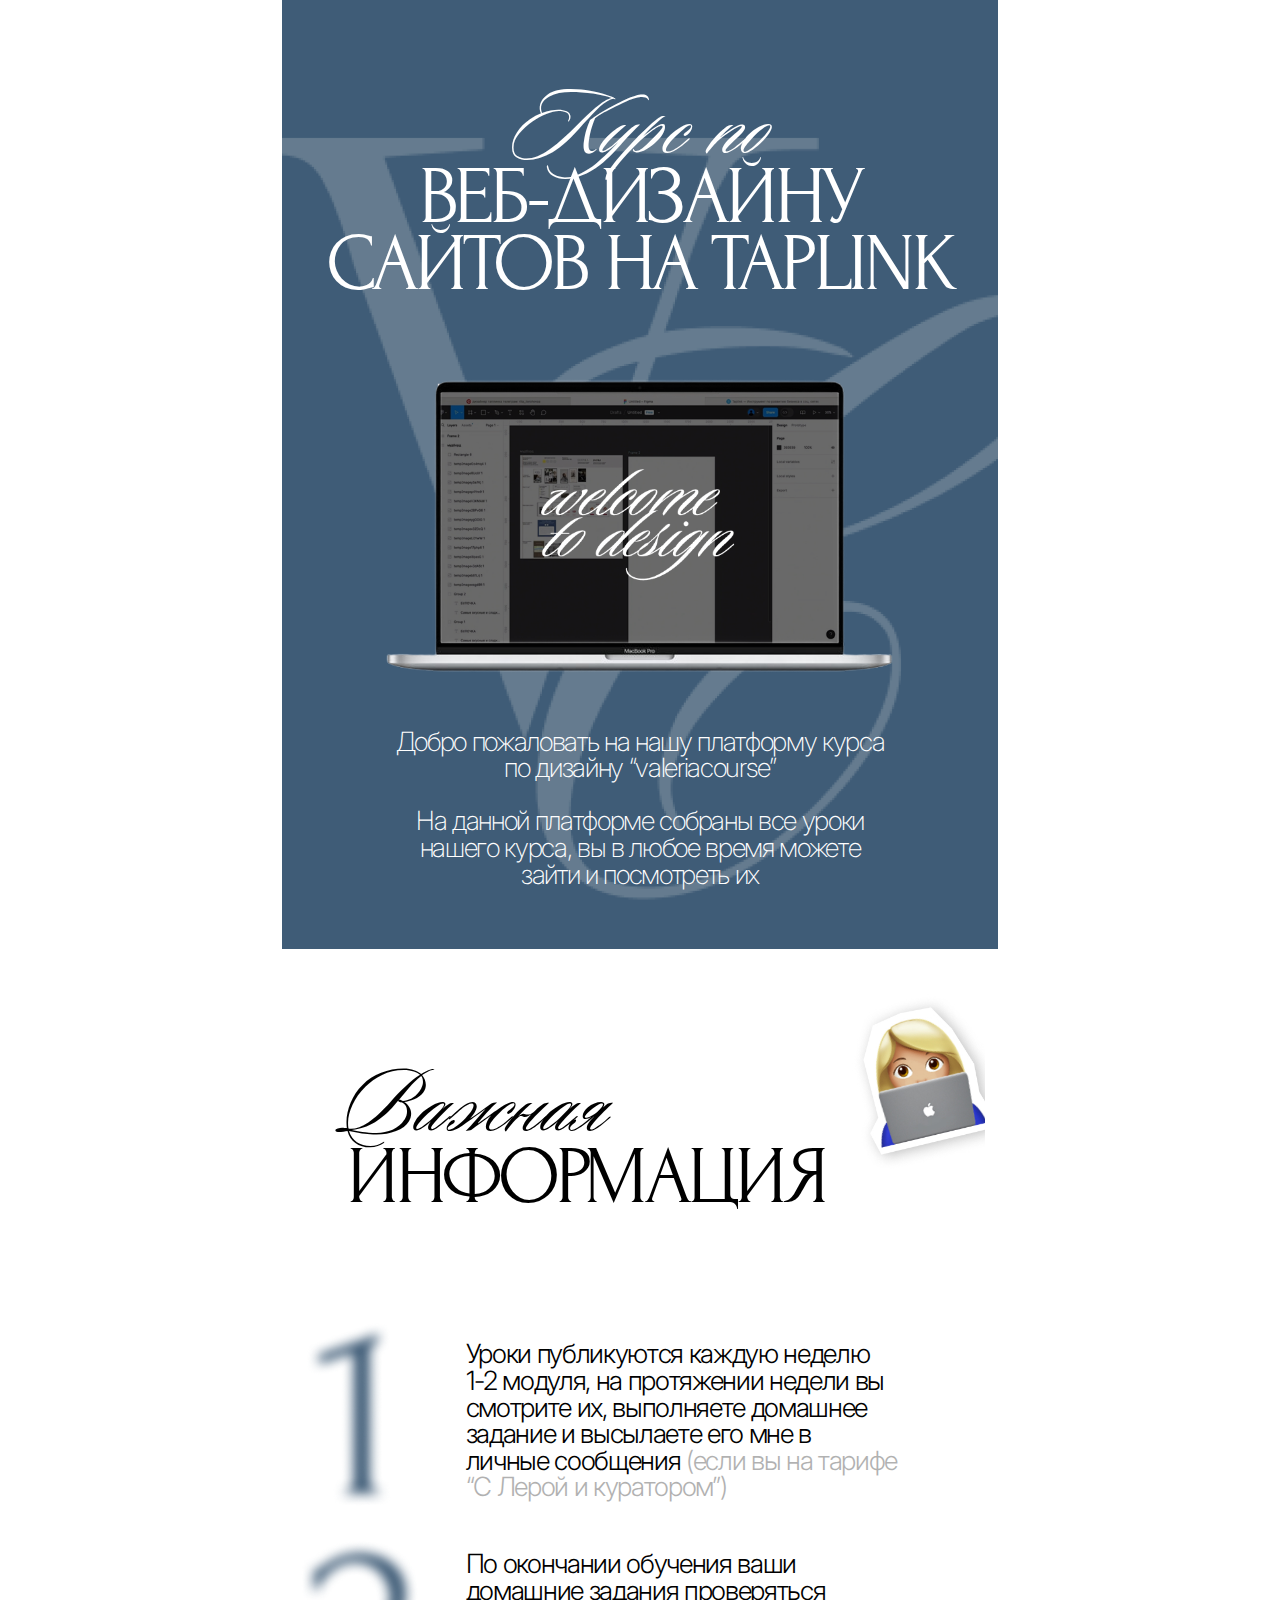
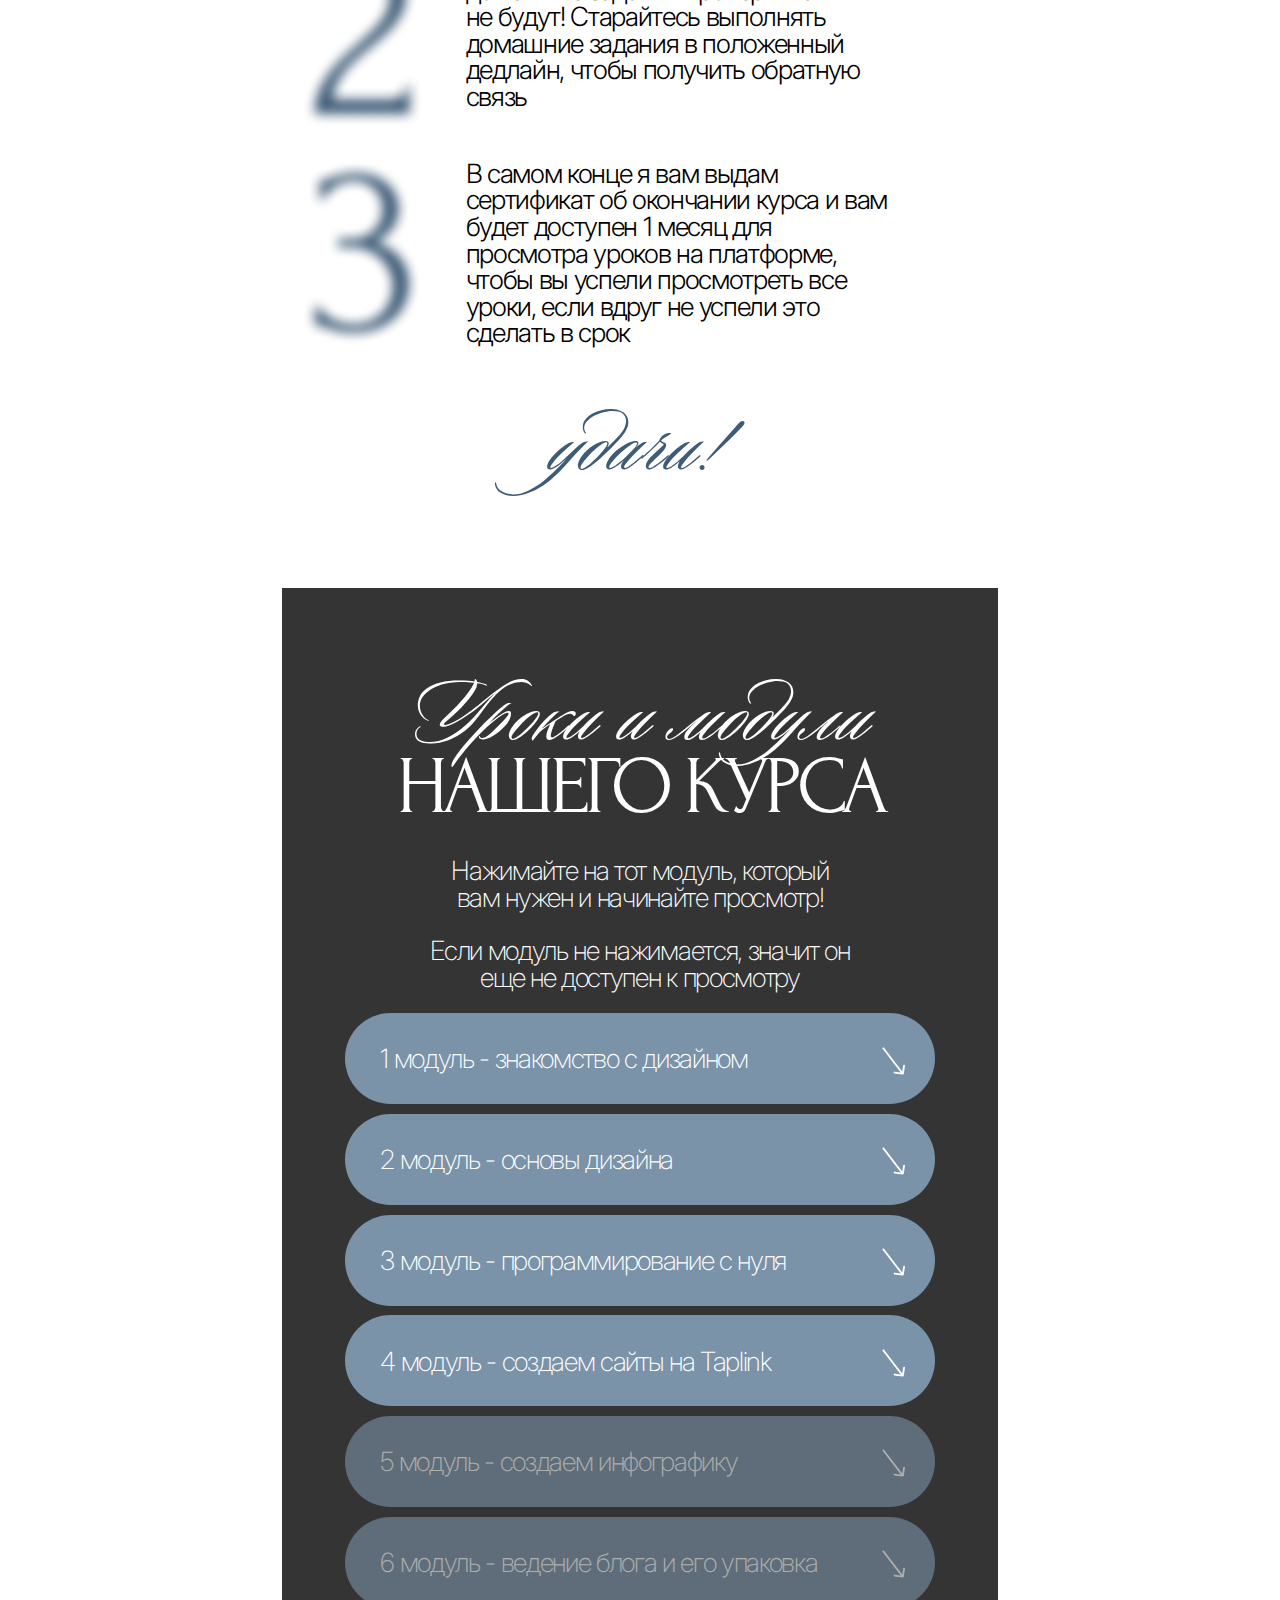
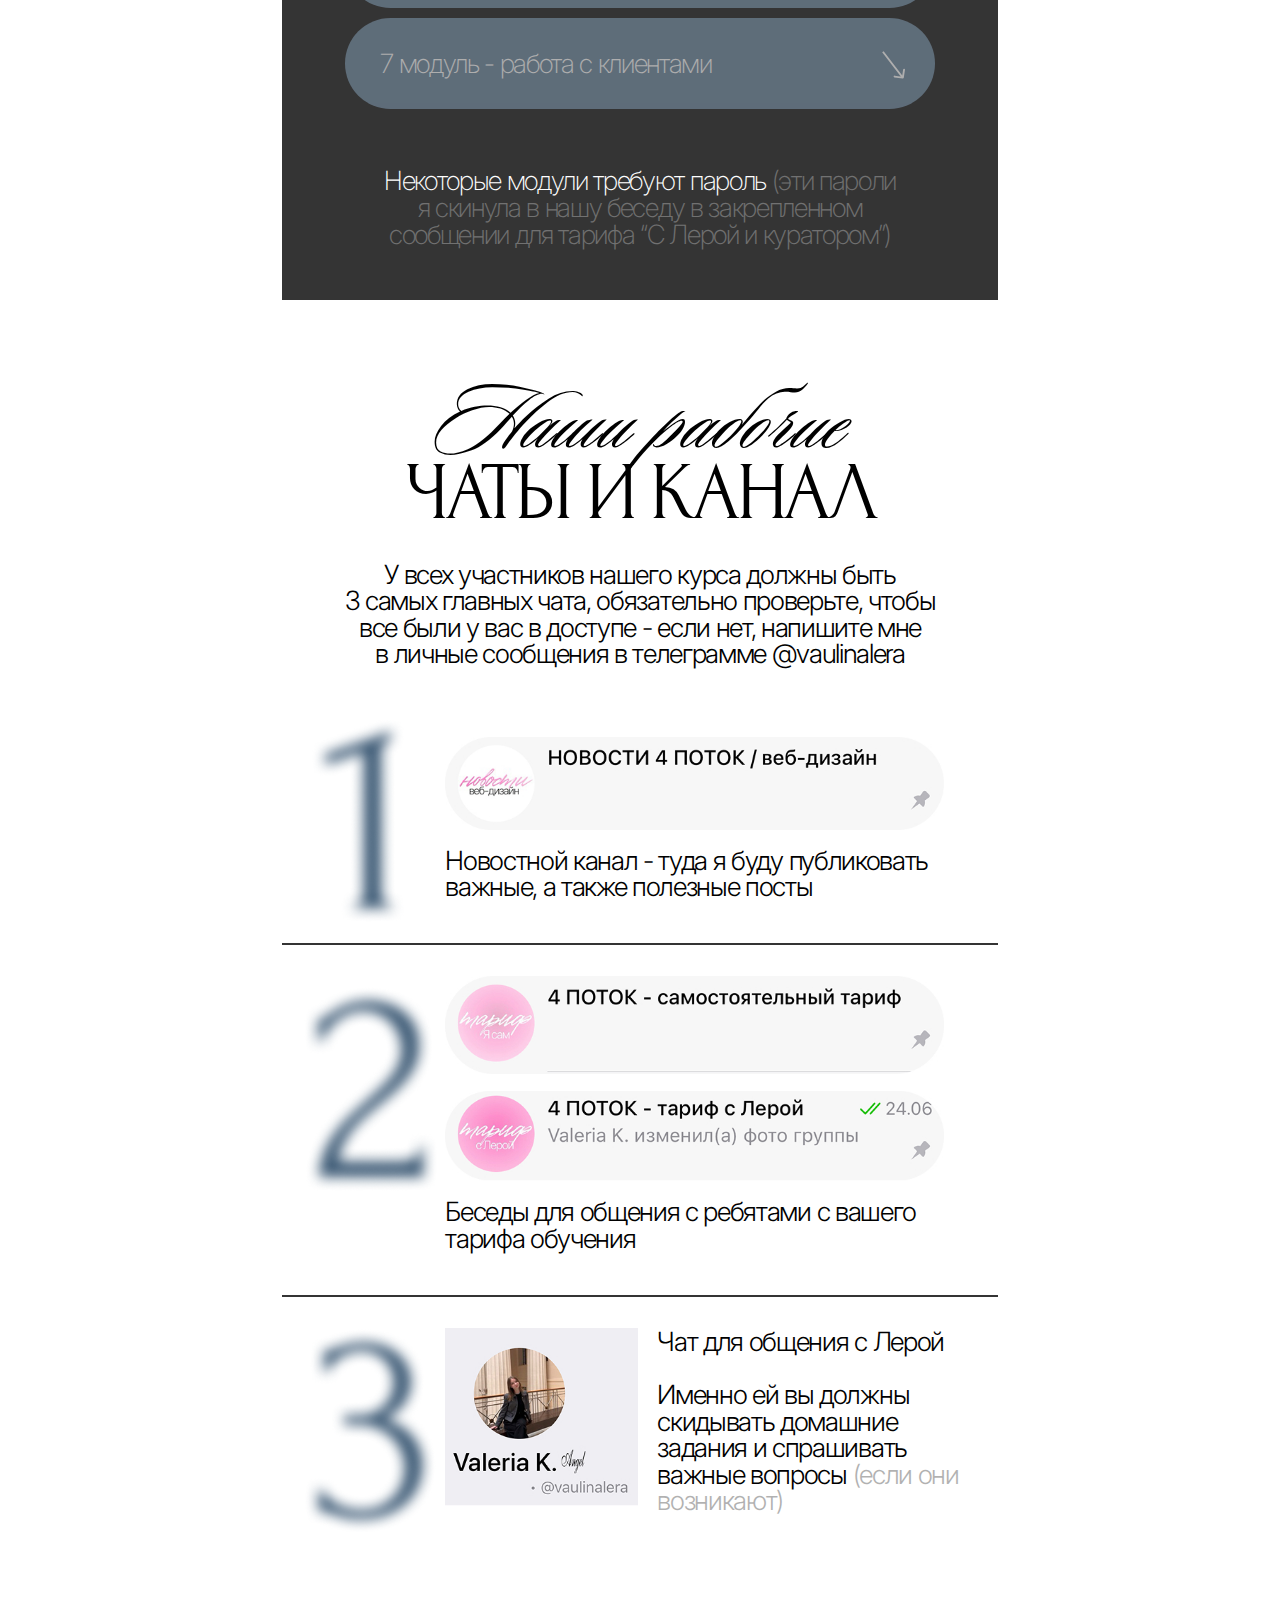
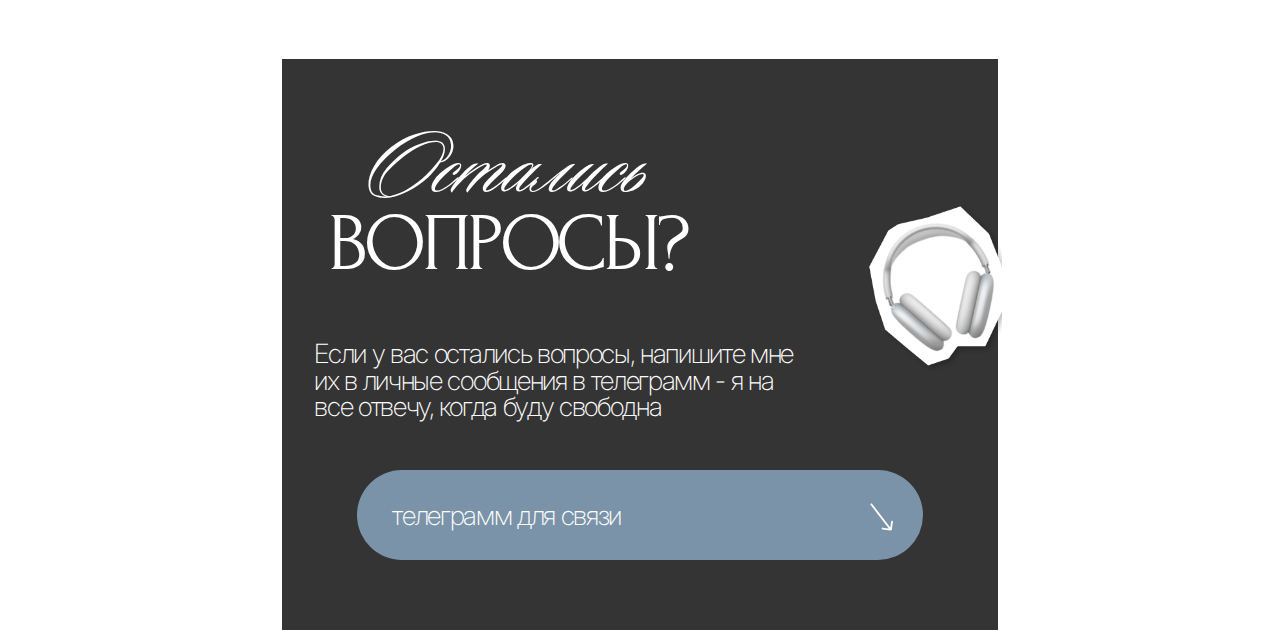
<file: index.html>
<!DOCTYPE html>
<html lang="en">
<head>
	<meta charset="UTF-8">
	<meta name="viewport" content="width=device-width, initial-scale=1.0">
	<title>4potokcourse</title>
	<link rel="stylesheet" href="normalize.css">
	<link rel="stylesheet" href="colors.css">
	<link rel="stylesheet" href="pattern.css">
	<link rel="stylesheet" href="platfroma.css">
	<link rel="stylesheet" href="fonts.css">
	<link rel="stylesheet" href="adaptive.css">
	<script src="adaptive.js" defer></script>
</head>
<body>
	<main class="main">
		<!-- Главный блок -->
		<div class="block_header">
			<h1 class="zag">
				<span class="font_zag">Курс по</span> <br>
				<span class="second_span">
					ВЕБ-ДИЗАЙНУ <br>
					САЙТОВ НА TAPLINK
				</span>
			</h1>
			<img src="png/macbook_logo.png" alt="">
			<p>
				Добро пожаловать на нашу платформу курса<br>
				по дизайну “valeriacourse”
				<br><br>
				На данной платформе собраны все уроки <br>
				нашего курса, вы в любое время можете <br>
				зайти и посмотреть их
			</p>
		</div>

		<!-- Важная информация -->
		 <div class="block_info">
			<h1 class="zag">
				<span class="font_zag">Важная</span>
				<span class="information">ИНФОРМАЦИЯ</span>
			</h1>
			<ul class="block_info_ul">
				<li class="block_info_li" id="block_info_li_1">
					Уроки публикуются каждую неделю <br>
					1-2 модуля, на протяжении недели вы <br>
					смотрите их, выполняете домашнее <br>
					задание и высылаете его мне в <br>
					личные сообщения <span class="grey">(если вы на тарифе <br>
					“С Лерой и куратором”)</span>
				</li>
				<li class="block_info_li" id="block_info_li_2">
					По окончании обучения ваши <br>
					домашние задания проверяться <br>
					не будут! Старайтесь выполнять<br>
					домашние задания в положенный <br>
					дедлайн, чтобы получить обратную<br>
					связь
				</li>
				<li class="block_info_li" id="block_info_li_3">
					В самом конце я вам выдам <br>
					сертификат об окончании курса и вам <br>
					будет доступен 1 месяц для <br>
					просмотра уроков на платформе, <br>
					чтобы вы успели просмотреть все <br>
					уроки, если вдруг не успели это <br>
					сделать в срок
				</li>
			</ul>
			<h3 class="font_zag">
				удачи!
			</h3>
		 </div>

		 <!-- Уроки и модули -->
		<div class="block_moduls">
			<h1 class="zag">
				<span class="font_zag">Уроки и модули</span>
				НАШЕГО КУРСА
			</h1>
			<p>
				Нажимайте на тот модуль, который <br>
				вам нужен и начинайте просмотр! 
				<br><br>
				Если модуль не нажимается, значит он <br>
				еще не доступен к просмотру
				<br>
			</p>
			<ul class="block_moduls_ul">
				<a href="modul_1.html">
					<li class="block_moduls_li button">
						1 модуль - знакомство с дизайном
					</li>
				</a>
				<a href="modul_2.html">
					<li class="block_moduls_li button">
						2 модуль - основы дизайна
					</li>
				</a>
				<a href="modul_3.html">
					<li class="block_moduls_li button">
						3 модуль - программирование с нуля
					</li>
				</a>
				<a href="modul_4.html">
					<li class="block_moduls_li button">
						4 модуль - создаем сайты на Taplink
					</li>
				</a>
				<a href="modul_5.html">
					<li class="block_moduls_li button">
						5 модуль - создаем инфографику
					</li>
				</a>
				<a href="modul_6.html">
					<li class="block_moduls_li button">
						6 модуль - ведение блога и его упаковка
					</li>
				</a>
				<a href="modul_7.html">
					<li class="block_moduls_li button">
						7 модуль - работа с клиентами
					</li>
				</a>
			</ul>
			<p>
				Некоторые модули требуют пароль 
				<span class="grey">
					(эти пароли <br>
					я скинула в нашу беседу в закрепленном <br>
					сообщении для тарифа “С Лерой и куратором”)
				</span> 
			</p>
		</div>

		<!-- Чаты и канал -->
		 <div class="chats">
			<h1 class="zag">
				<span class="font_zag">Наши рабочие<br></span>
				<span class="span_chats">ЧАТЫ И КАНАЛ</span>
			</h1>
			<p>
				У всех участников нашего курса должны быть <br>
				3 самых главных чата, обязательно проверьте, чтобы<br>
				все были у вас в доступе - если нет, напишите мне <br>
				в личные сообщения в телеграмме @vaulinalera
			</p>
			<ul class="chats_ul">
				<li class="chats_li" id="chats_li_1">
					<img src="jpg/news.jpg" alt="">
					<p>
						Новостной канал - туда я буду публиковать <br>важные, а также полезные посты
					</p>
				</li>
				<div class="line"></div>
				<li class="chats_li" id="chats_li_2">
					<img src="jpg/solo.jpg" alt="">
					<img src="jpg/pro.jpg" alt="">
					<p>
						Беседы для общения с ребятами с вашего<br> тарифа обучения
					</p>
				</li>
				<div class="line"></div>
				<li class="chats_li" id="chats_li_3">
					<img src="jpg/Lera_tg.jpg" alt="">
					<p>
						Чат для общения с Лерой
						<br><br>
						Именно ей вы должны <br>
						скидывать домашние <br>
						задания и спрашивать <br>
						важные вопросы 
						<span class="grey">
							(если они <br>
							возникают)
						</span>
					</p>
				</li>
			</ul>
		 </div>

		 <!-- Вопросы -->
		  <div class="block_questions">
			<h1 class="zag">
				<span class="font_zag">Остались</span>
				<br>
				<span class="span_ques">ВОПРОСЫ?</span>
			</h1>
			<p>
				Если у вас остались вопросы, напишите мне <br>
				их в личные сообщения в телеграмм - я на <br>
				все отвечу, когда буду свободна
			</p>
			<a href="https://t.me/vaulinalera">
				<div class="button">
					телеграмм для связи
				</div>
			</a>
		  </div>
	</main>
</body>
</html>
</file>
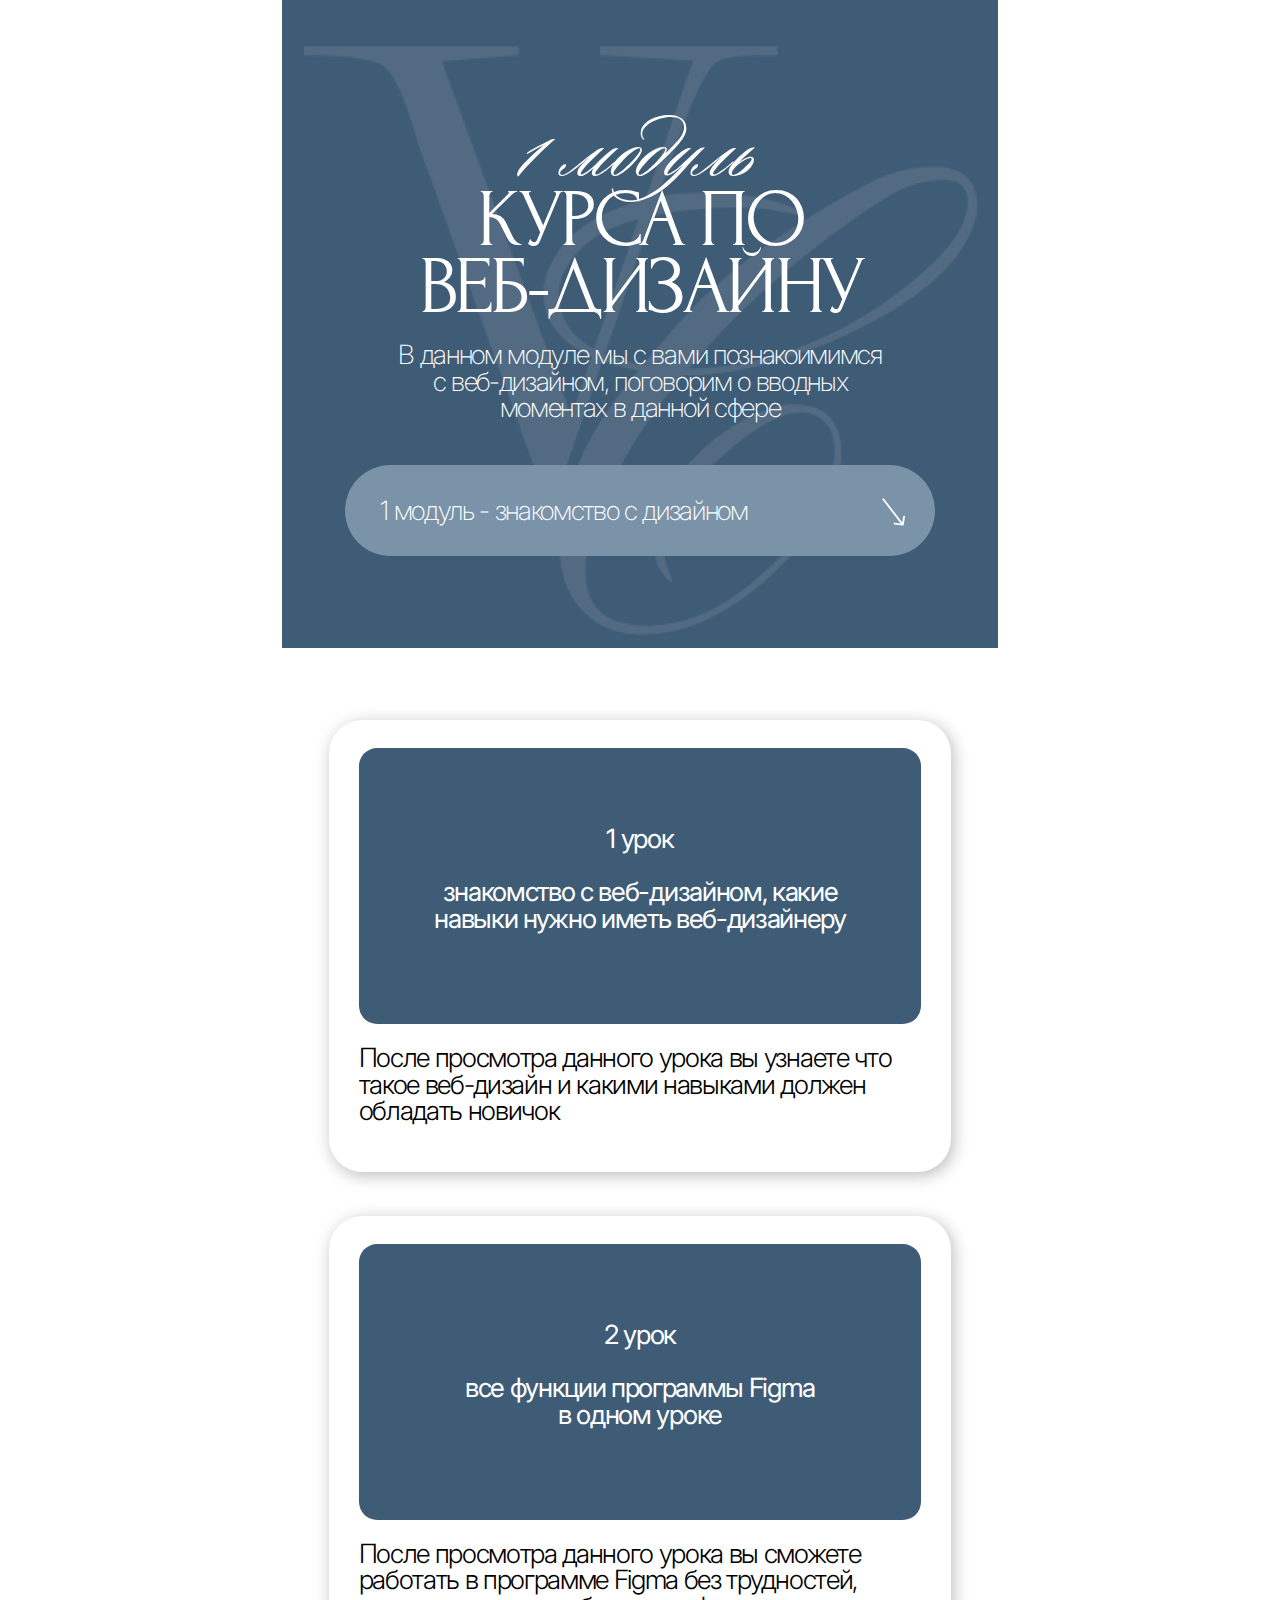
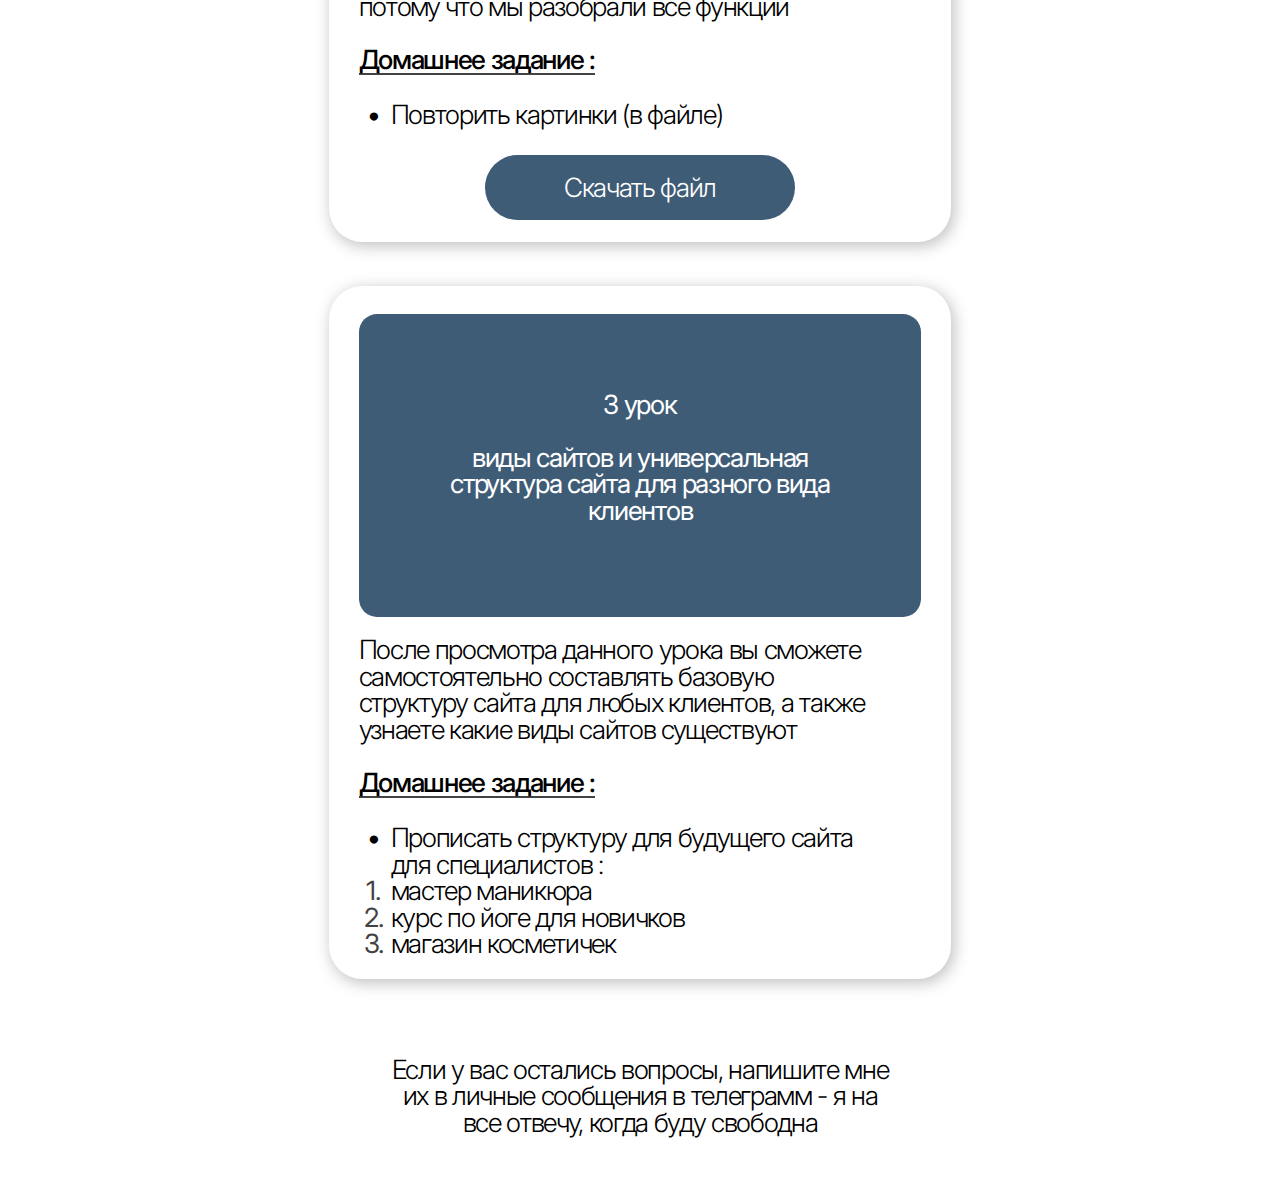
<file: modul_1.html>
<!DOCTYPE html>
<html lang="en">
<head>
	<meta charset="UTF-8">
	<meta name="viewport" content="width=device-width, initial-scale=1.0">
	<title>1 модуль - знакомство с дизайном</title>
	<link rel="stylesheet" href="normalize.css">
	<link rel="stylesheet" href="colors.css">
	<link rel="stylesheet" href="pattern.css">
	<link rel="stylesheet" href="platfroma.css">
	<link rel="stylesheet" href="fonts.css">
	<link rel="stylesheet" href="adaptive.css">
	<script src="adaptive.js" defer></script>
	<script src="pasword.js" defer></script>
	<link rel="stylesheet" href="pasword.css">
</head>
<body>
	<main class="main_first">
		<!-- Заголовок -->
		 <div class="block_logo">
			<h1 class="zag">
				<span class="font_zag">1 модуль<br></span>
				<span class="block_zag">КУРСА ПО <br>ВЕБ-ДИЗАЙНУ</span>
			</h1>
			<p>
				В данном модуле мы с вами познакоимимся <br>
				с веб-дизайном, поговорим о вводных <br>
				моментах в данной сфере	
			</p>
			<a href="index.html">
				<div class="button">
					1 модуль - знакомство с дизайном
				</div>
			</a>
		 </div>

		 <!-- Уроки -->
		<div class="lessens">
			<ul class="lessens_ul">
				<li class="lessens_li">
					<ul class="lessens_li_ul">
						<a href="https://youtu.be/MX97v9Z0N5g?si=vXJONPYtGrDd2q5M">
							<li class="lessens_li_li">
								<div class="numder_lessen">1 урок</div> 
								знакомство с веб-дизайном, какие <br>
								навыки нужно иметь веб-дизайнеру
							</li>
						</a>
						<li class="lessens_li_li">
							После просмотра данного урока вы узнаете что такое веб-дизайн и какими навыками должен обладать новичок
						</li>
					</ul>
				</li>
				<li class="lessens_li">
					<ul class="lessens_li_ul">
						<a href="https://youtu.be/kLq-oNVYD3k?si=4m0JOG3VcW6snHJ2">
							<li class="lessens_li_li">							
								<div class="numder_lessen">2 урок</div> 
								все функции программы Figma <br>
								в одном уроке
							</li>
						</a>
						<li class="lessens_li_li">
							После просмотра данного урока вы сможете <br>
							работать в программе Figma без трудностей, <br>
							потому что мы разобрали все функции
						</li>
						<li class="lessens_li_li">
							<p>Домашнее задание :</p>
							<ul class="homework_ul">
								<li class="homework_li">
									Повторить картинки (в файле)
								</li>
								<a href="homeworks_files/дз 1 модуль 2 урок.png" download>
									<div class="button">
										Скачать файл
									</div>
								</a>
							</ul>
						</li>
					</ul>
				</li>
				<li class="lessens_li">
					<ul class="lessens_li_ul">
						<a href="https://youtu.be/KKSBY9n-lAs?si=TZLKZdyx5lbgGkAx">
							<li class="lessens_li_li">
								<div class="numder_lessen">3 урок</div> 
								виды сайтов и универсальная <br>
								структура сайта для разного вида <br>
								клиентов
							</li>
						</a>
						<li class="lessens_li_li">
							После просмотра данного урока вы сможете самостоятельно составлять базовую <br>
							структуру сайта для любых клиентов, а также узнаете какие виды сайтов существуют
						</li>
						<li class="lessnes_li_li">
							<p>Домашнее задание :</p>
							<ul class="homework_ul">
								<li class="homework_li">
									Прописать структуру для будущего сайта <br>для специалистов : 
								</li>
								<li class="homework_li">мастер маникюра </li>
								<li class="homework_li">курс по йоге для новичков</li>
								<li class="homework_li">магазин косметичек</li>
							</ul>
						</li>
					</ul>
				</li>
			</ul>
			<p>
				Если у вас остались вопросы, напишите мне<br>
				их в личные сообщения в телеграмм - я на <br>
				все отвечу, когда буду свободна
			</p>
		</div>
	</main>
</body>
</html>
</file>
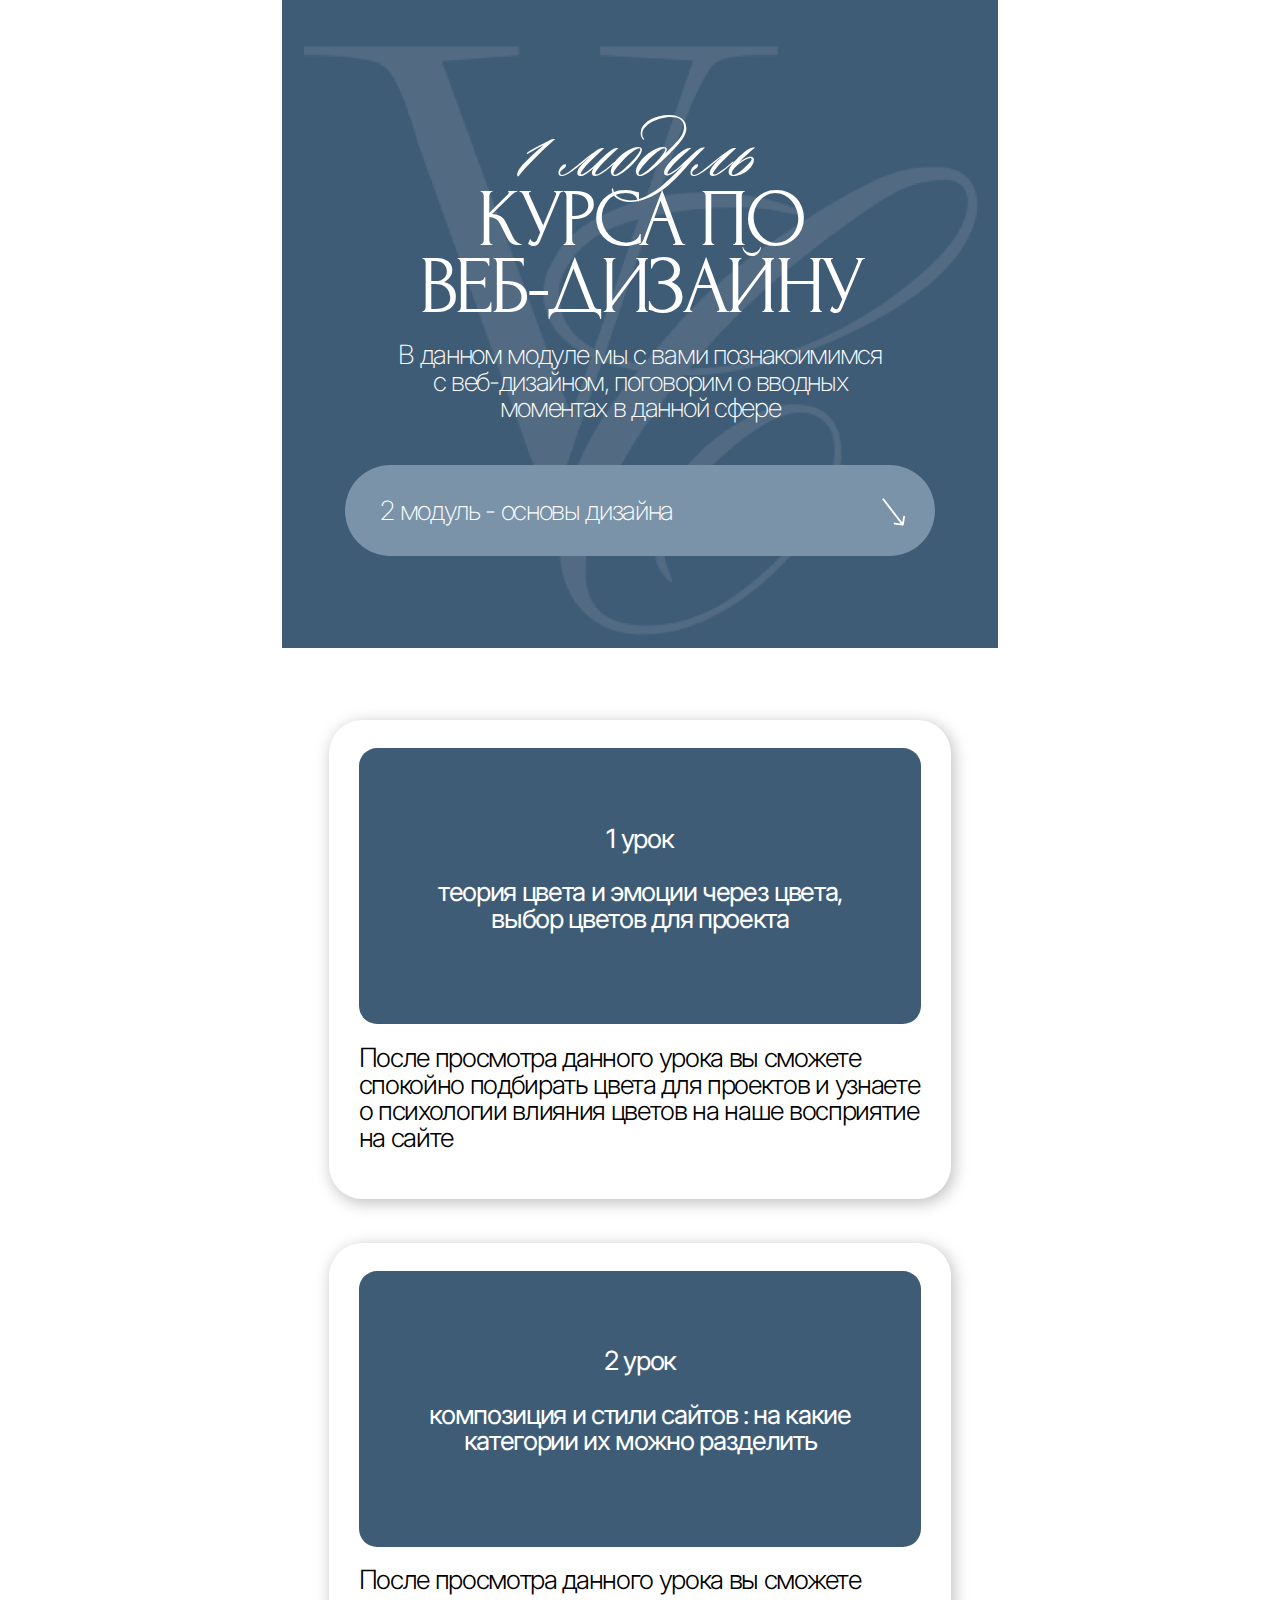
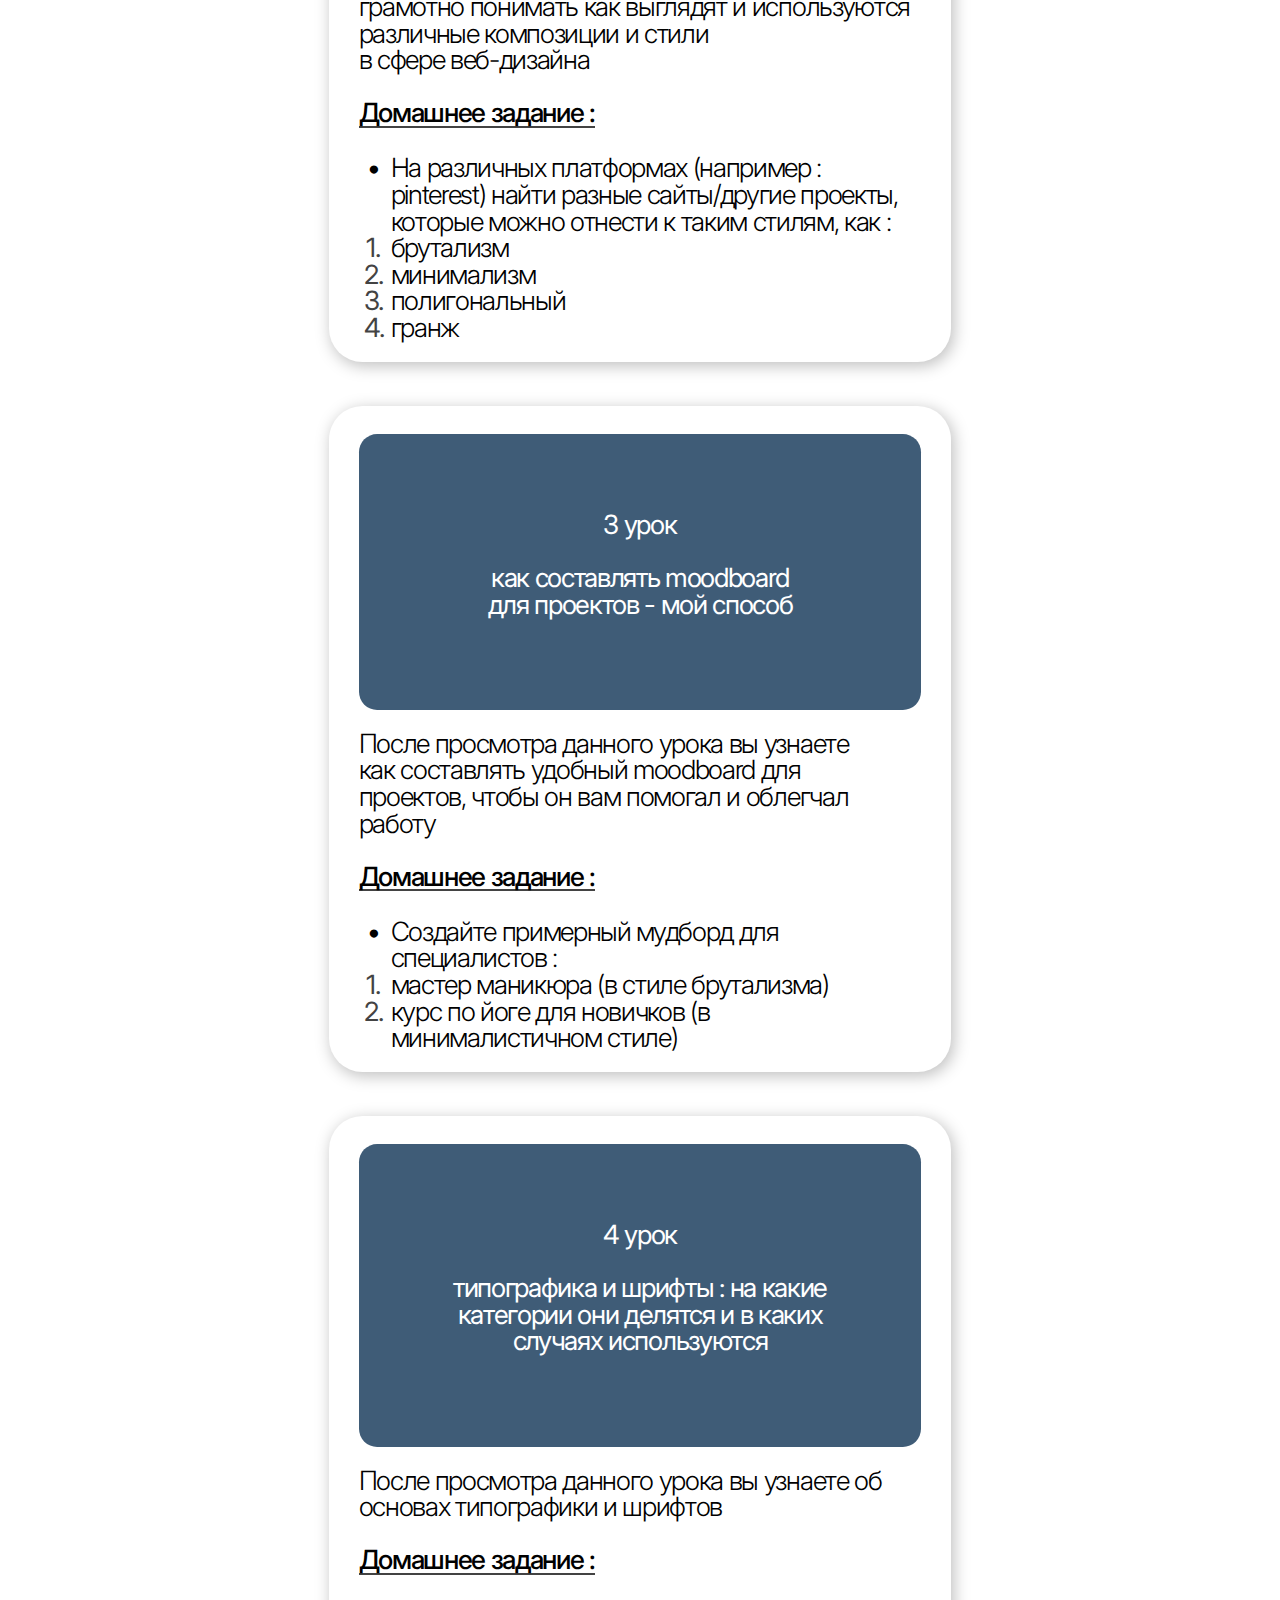
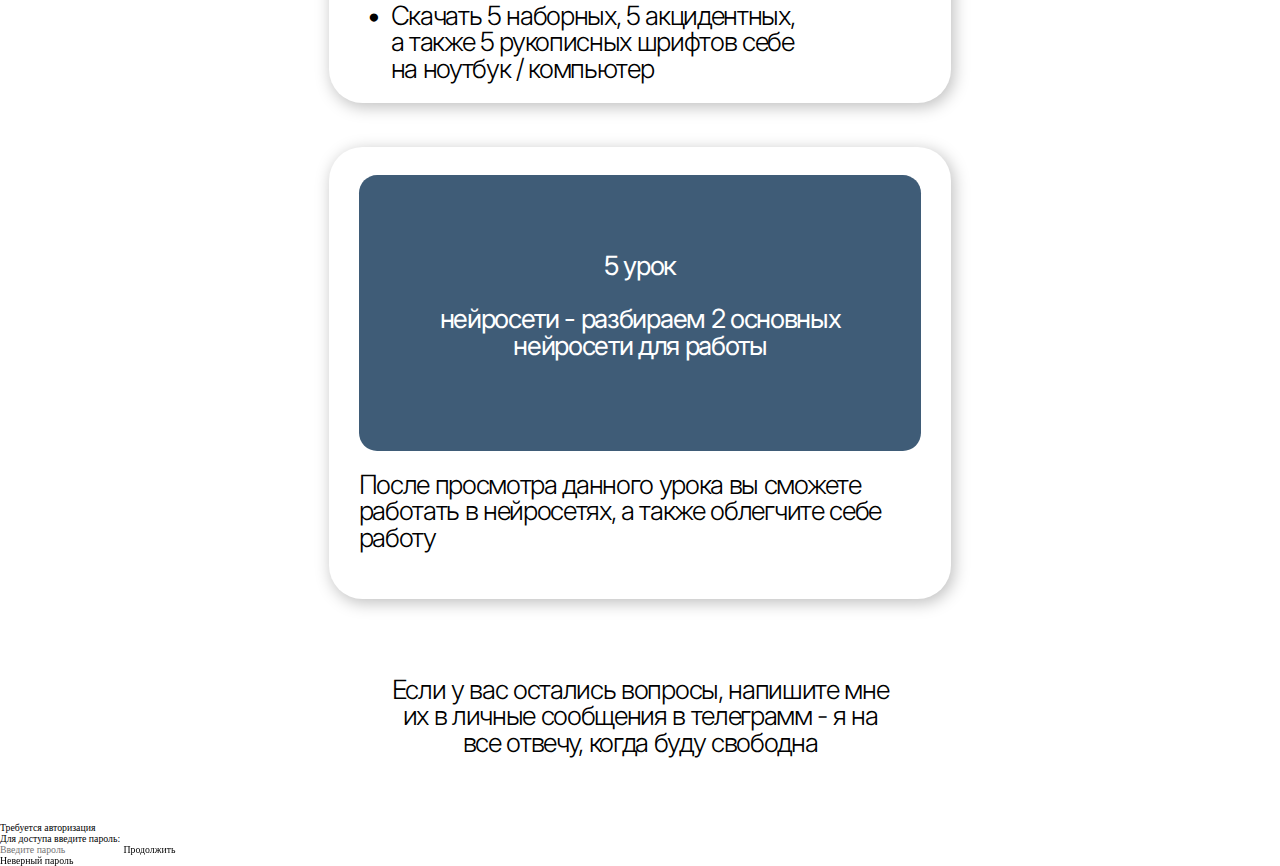
<file: modul_2.html>
<!DOCTYPE html>
<html lang="en">
<head>
	<meta charset="UTF-8">
	<meta name="viewport" content="width=device-width, initial-scale=1.0">
	<title>2 модуль - основы дизайна</title>
	<link rel="stylesheet" href="normalize.css">
	<link rel="stylesheet" href="colors.css">
	<link rel="stylesheet" href="pattern.css">
	<link rel="stylesheet" href="platfroma.css">
	<link rel="stylesheet" href="fonts.css">
	<link rel="stylesheet" href="adaptive.css">
	<script src="adaptive.js" defer></script>
</head>
<body class="password-locked">
	<main class="main">
		<!-- Заголовок -->
		 <div class="block_logo">
			<h1 class="zag">
				<span class="font_zag">1 модуль<br></span>
				<span class="block_zag">КУРСА ПО <br>ВЕБ-ДИЗАЙНУ</span>
			</h1>
			<p>
				В данном модуле мы с вами познакоимимся <br>
				с веб-дизайном, поговорим о вводных <br>
				моментах в данной сфере	
			</p>
			<a href="index.html">
				<div class="button">
					2 модуль - основы дизайна
				</div>
			</a>
		 </div>

		 <!-- Уроки -->
		<div class="lessens">
			<ul class="lessens_ul">
				<li class="lessens_li">
					<ul class="lessens_li_ul">
						<li class="lessens_li_li">
							<div class="numder_lessen">1 урок</div> 
							теория цвета и эмоции через цвета,<br>
							выбор цветов для проекта
						</li>
						<li class="lessens_li_li">
							После просмотра данного урока вы сможете спокойно подбирать цвета для проектов и узнаете о психологии влияния цветов на наше восприятие на сайте
						</li>
					</ul>
				</li>

				<li class="lessens_li">
					<ul class="lessens_li_ul">
						<li class="lessens_li_li">
							<div class="numder_lessen">2 урок</div> 
							композиция и стили сайтов : на какие<br> категории их можно разделить
						</li>
						<li class="lessens_li_li">
							После просмотра данного урока вы сможете грамотно понимать как выглядят и используются различные композиции и стили <br>
							в сфере веб-дизайна
						</li>
						<li class="lessens_li_li">
							<p>Домашнее задание :</p>
							<ul class="homework_ul">
								<li class="homework_li">
									На различных платформах (например : pinterest) найти разные сайты/другие проекты, которые можно отнести к таким стилям, как :
								</li>
								<li class="homework_li">брутализм </li>
								<li class="homework_li">минимализм</li>
								<li class="homework_li">полигональный</li>
								<li class="homework_li">гранж</li>
							</ul>
						</li>
					</ul>
				</li>

				<li class="lessens_li">
					<ul class="lessens_li_ul">
						<li class="lessens_li_li">
							<div class="numder_lessen">3 урок</div> 
							как составлять moodboard <br> 
							для проектов - мой способ
						</li>
						<li class="lessens_li_li">
							После просмотра данного урока вы узнаете <br>
							как составлять удобный moodboard для <br>
							проектов, чтобы он вам помогал и облегчал <br>
							работу
						</li>
						<li class="lessnes_li_li">
							<p>Домашнее задание :</p>
							<ul class="homework_ul">
								<li class="homework_li">
									Создайте примерный мудборд для <br> специалистов : 
								</li>
								<li class="homework_li">мастер маникюра (в стиле брутализма)</li>
								<li class="homework_li">курс по йоге для новичков (в минималистичном стиле)</li>
							</ul>
						</li>
					</ul>
				</li>

				<li class="lessens_li">
					<ul class="lessens_li_ul">
						<li class="lessens_li_li">
							<div class="numder_lessen">4 урок</div>								типографика и шрифты : на какие <br>
							категории они делятся и в каких <br>
							случаях используются
						</li>
						<li class="lessens_li_li">
							После просмотра данного урока вы узнаете об основах типографики и шрифтов
						</li>
						<li class="lessnes_li_li">
							<p>Домашнее задание :</p>
							<ul class="homework_ul">
								<li class="homework_li">
									Скачать 5 наборных, 5 акцидентных, <br>
									а также 5 рукописных шрифтов себе <br> 
									на ноутбук / компьютер 
								</li>
							</ul>
						</li>
					</ul>
				</li>

				<li class="lessens_li">
					<ul class="lessens_li_ul">
						<li class="lessens_li_li">
							<div class="numder_lessen">5 урок</div> 
							нейросети - разбираем 2 основных <br>
							нейросети для работы
						</li>
						<li class="lessens_li_li">
							После просмотра данного урока вы сможете работать в нейросетях, а также облегчите себе работу  
						</li>
					</ul>
				</li>
			</ul>
			<p>
				Если у вас остались вопросы, напишите мне<br>
				их в личные сообщения в телеграмм - я на <br>
				все отвечу, когда буду свободна
			</p>
		</div>
	</main>
	
	<!-- Модальное окно -->
    <div id="passwordOverlay">
        <div class="password-box">
            <h2>Требуется авторизация</h2>
            <p>Для доступа введите пароль:</p>
            <input type="password" id="passwordInput" placeholder="Введите пароль">
            <button id="submitPassword">Продолжить</button>
            <p id="errorText" class="error-message">Неверный пароль</p>
        </div>
    </div>	
</body>
</html>
</file>
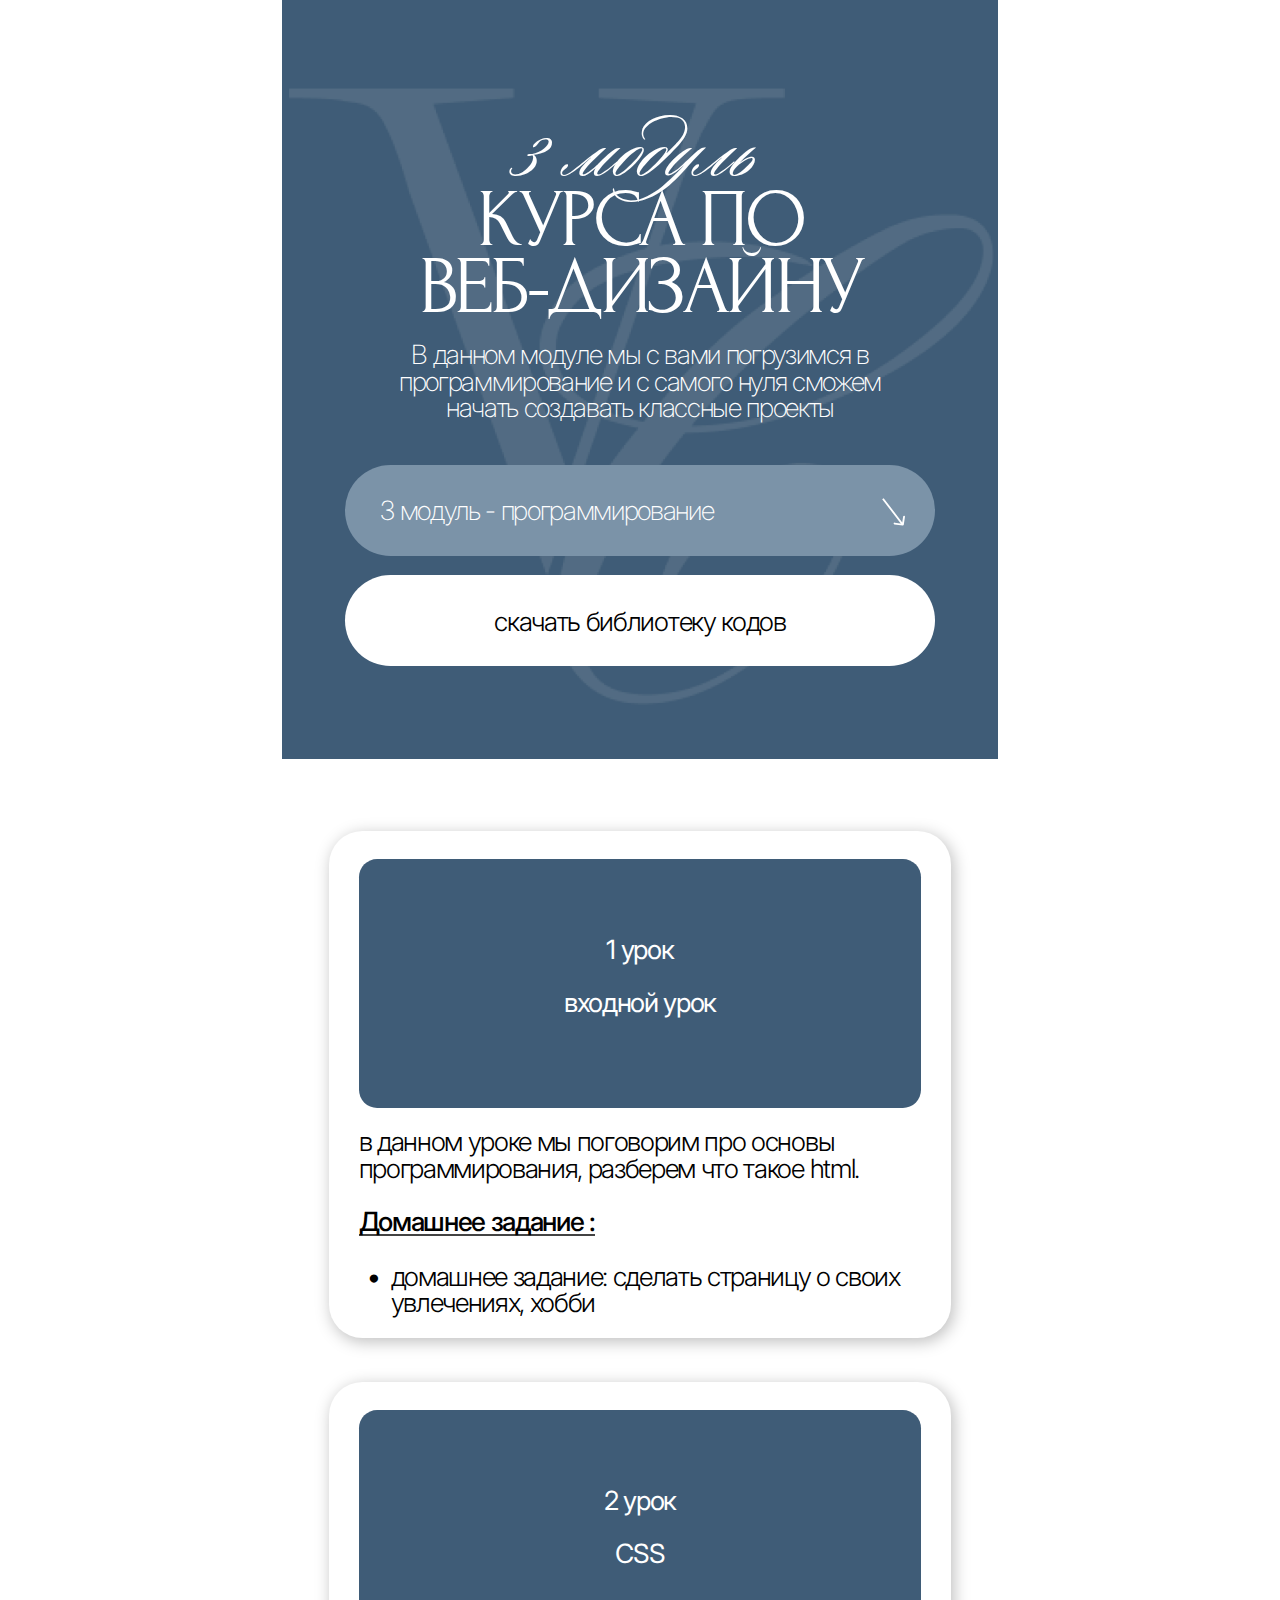
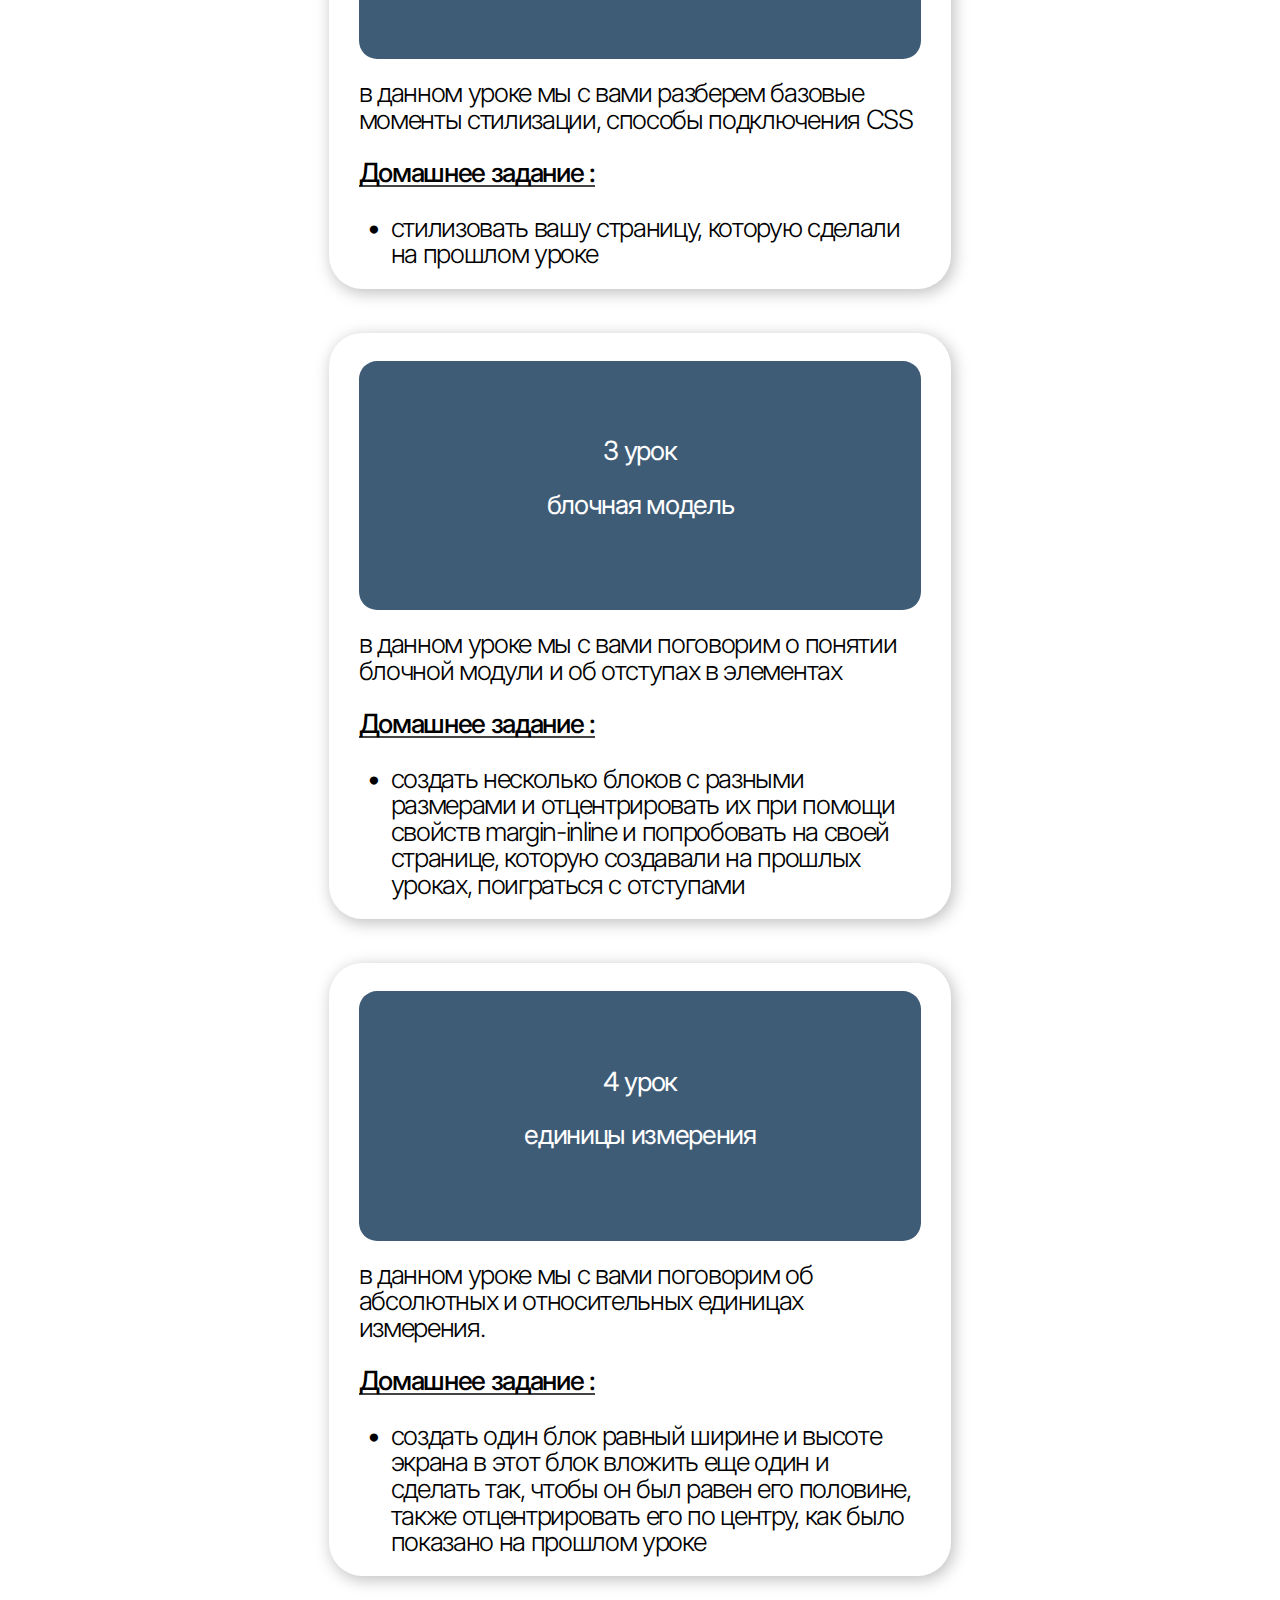
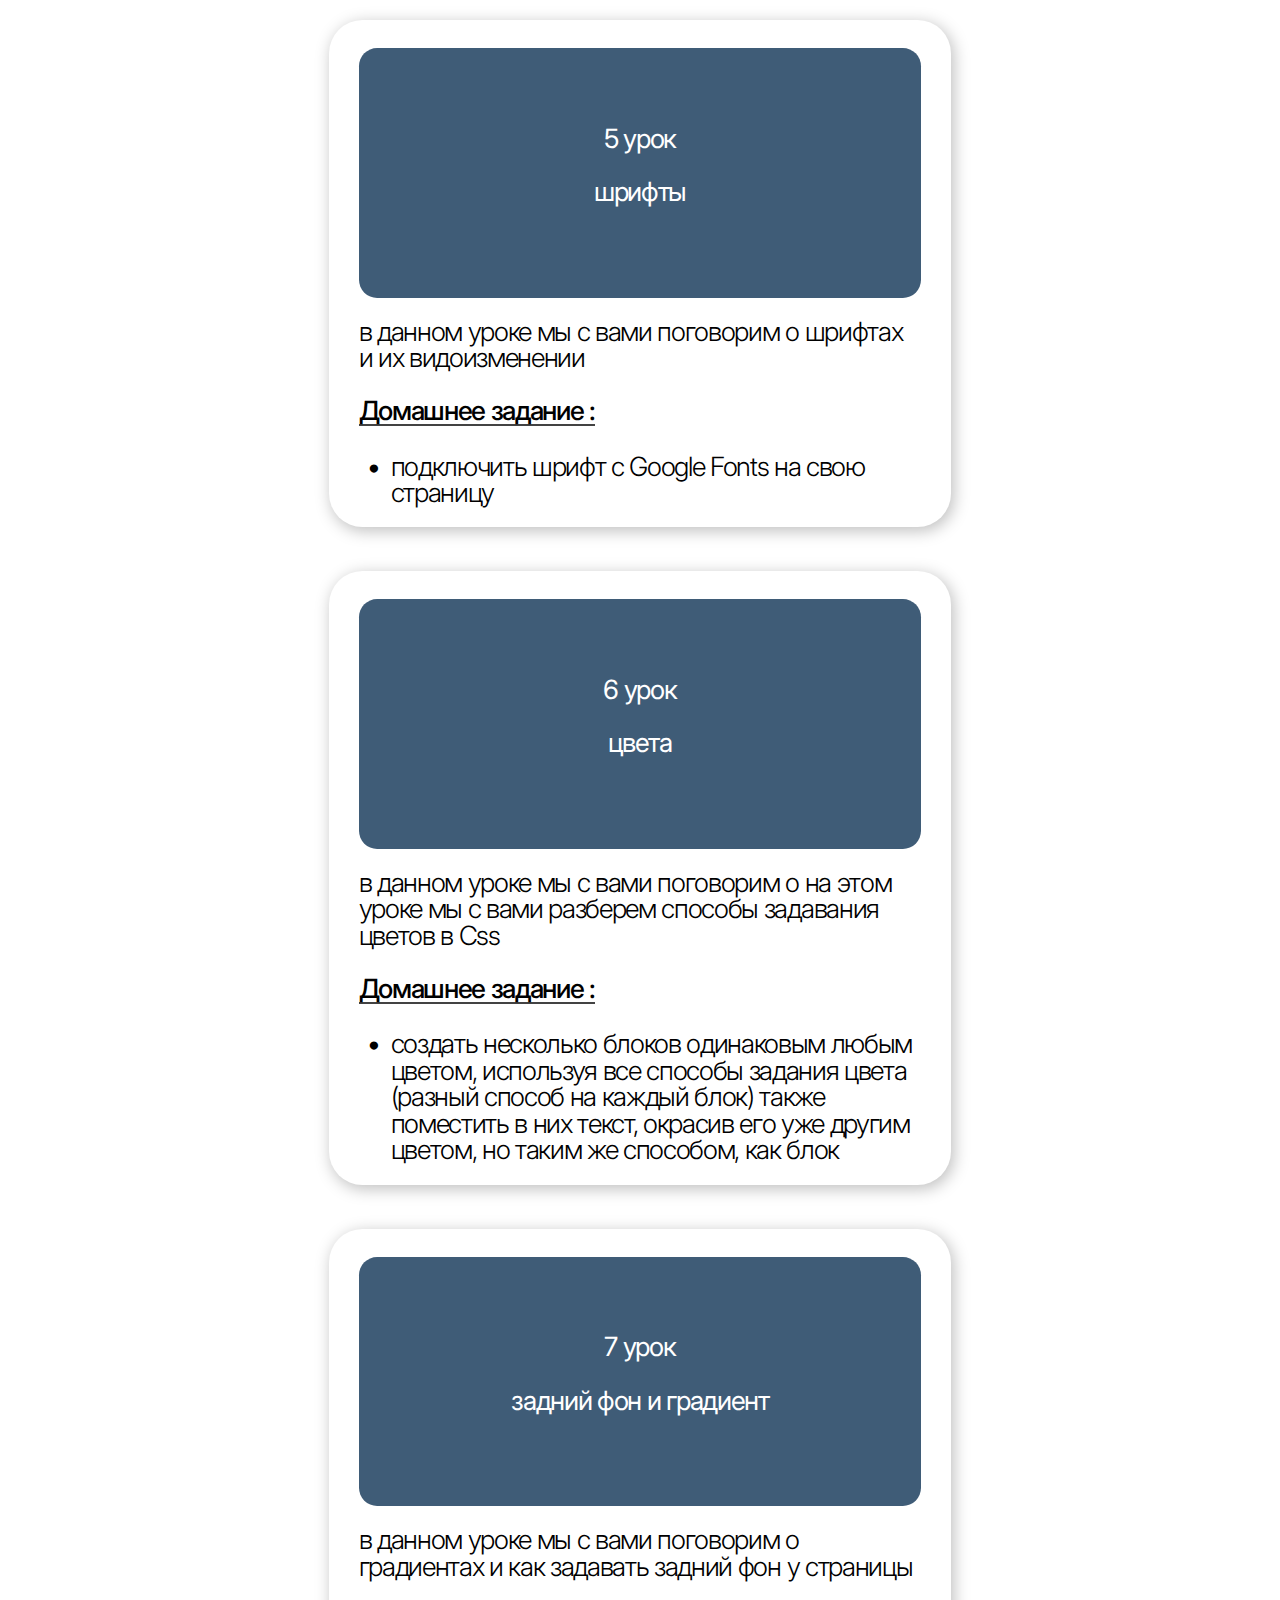
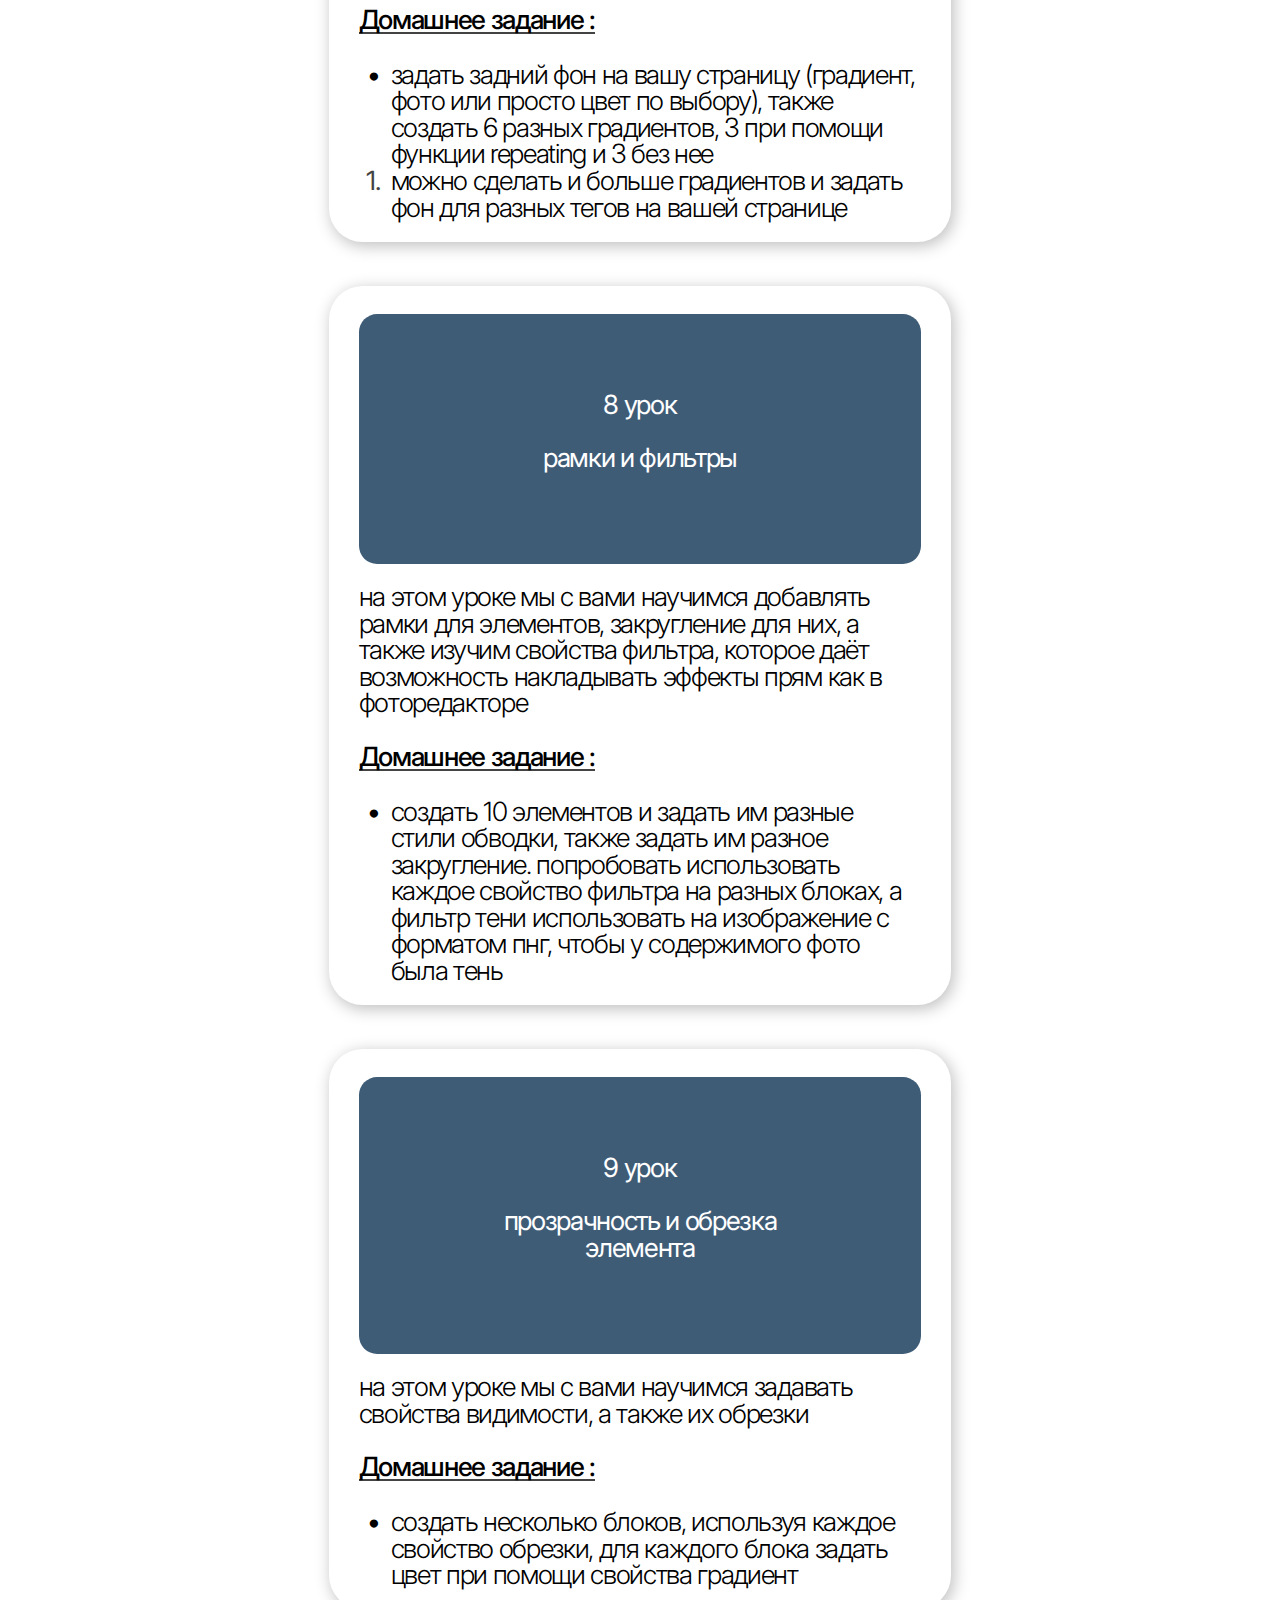
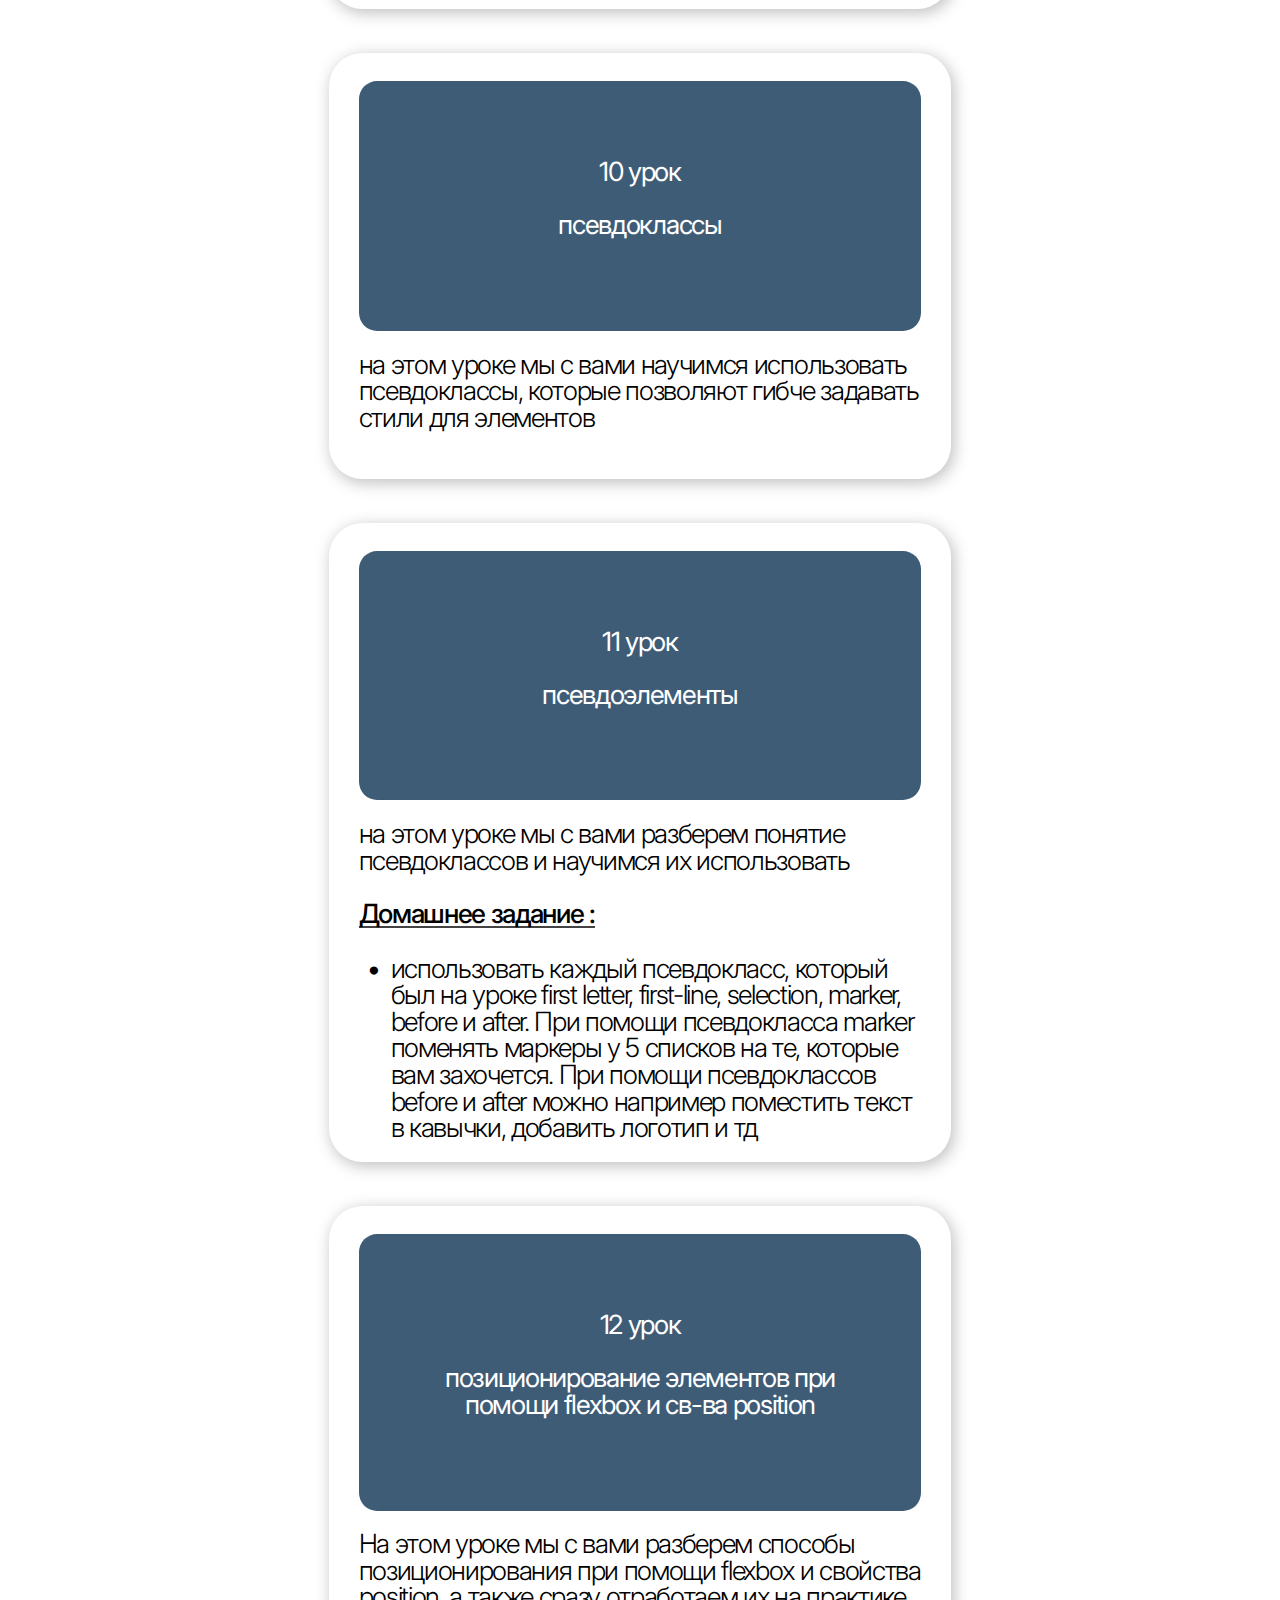
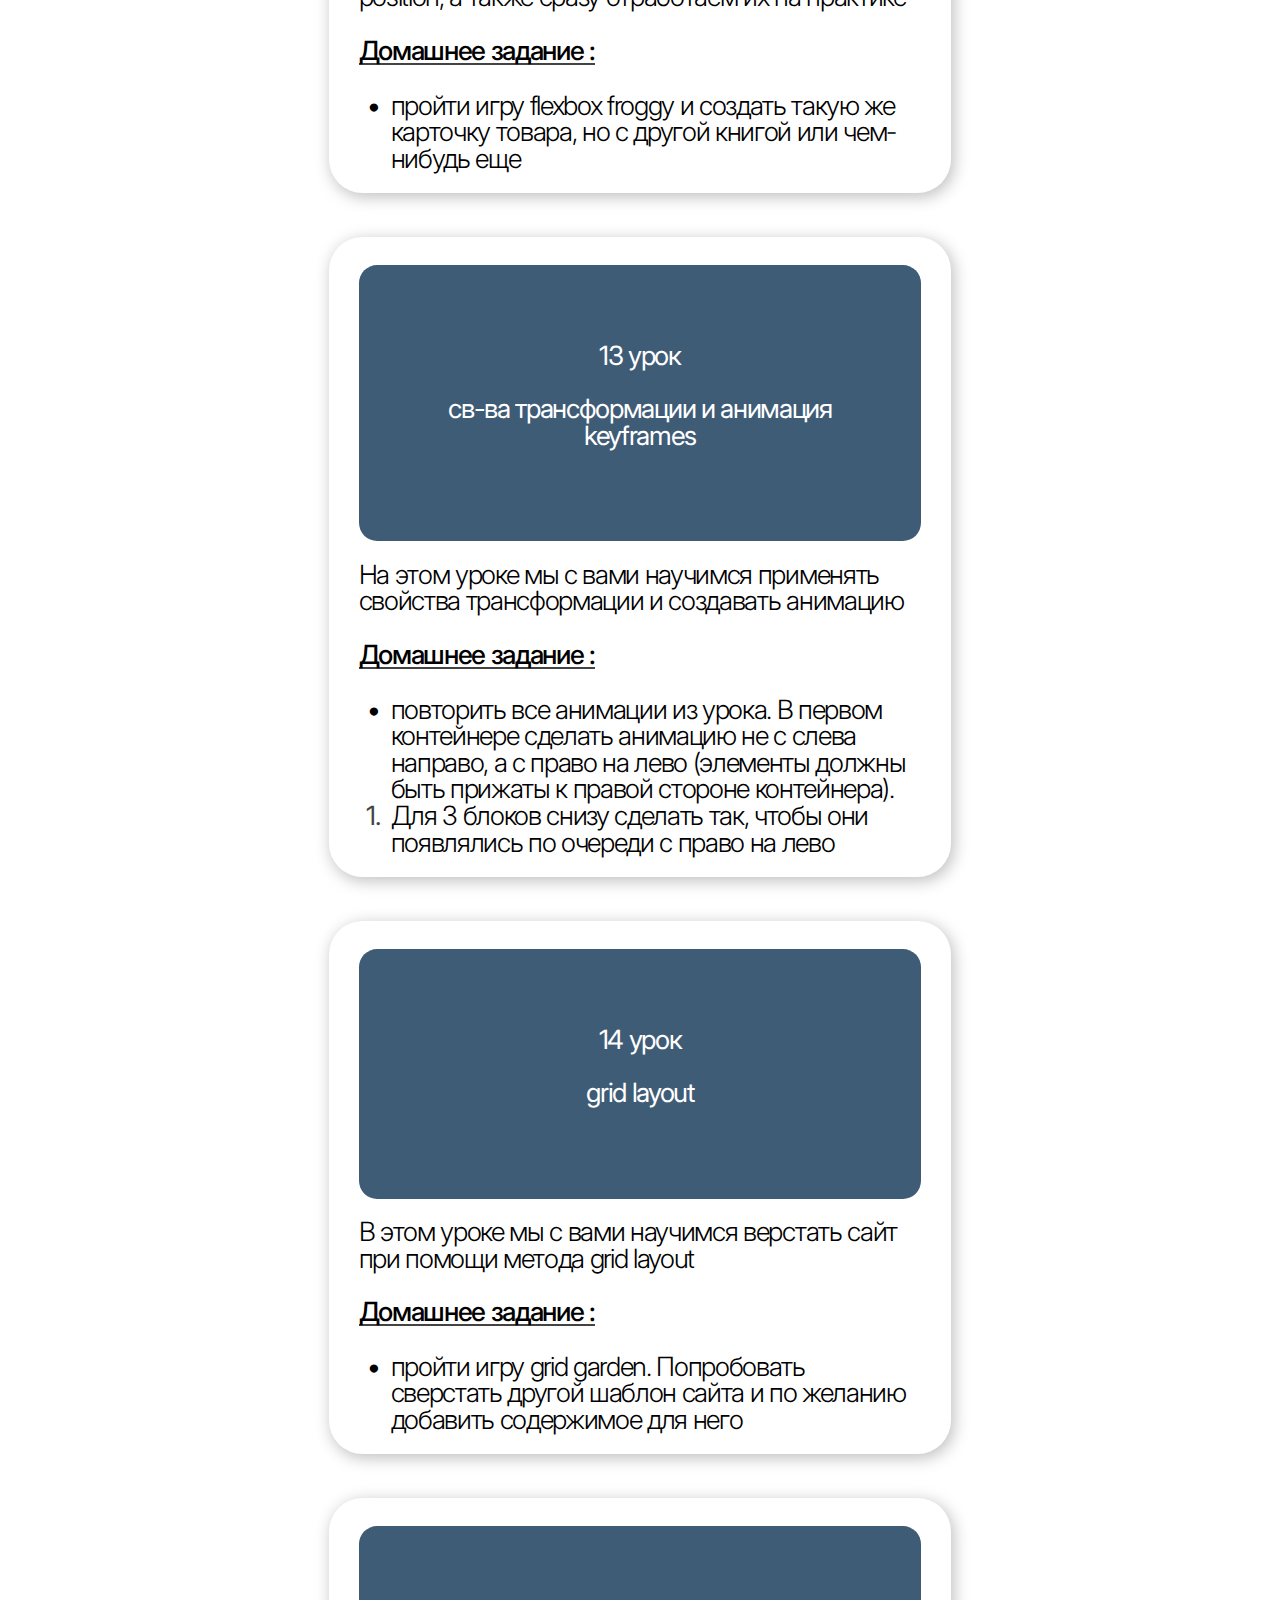
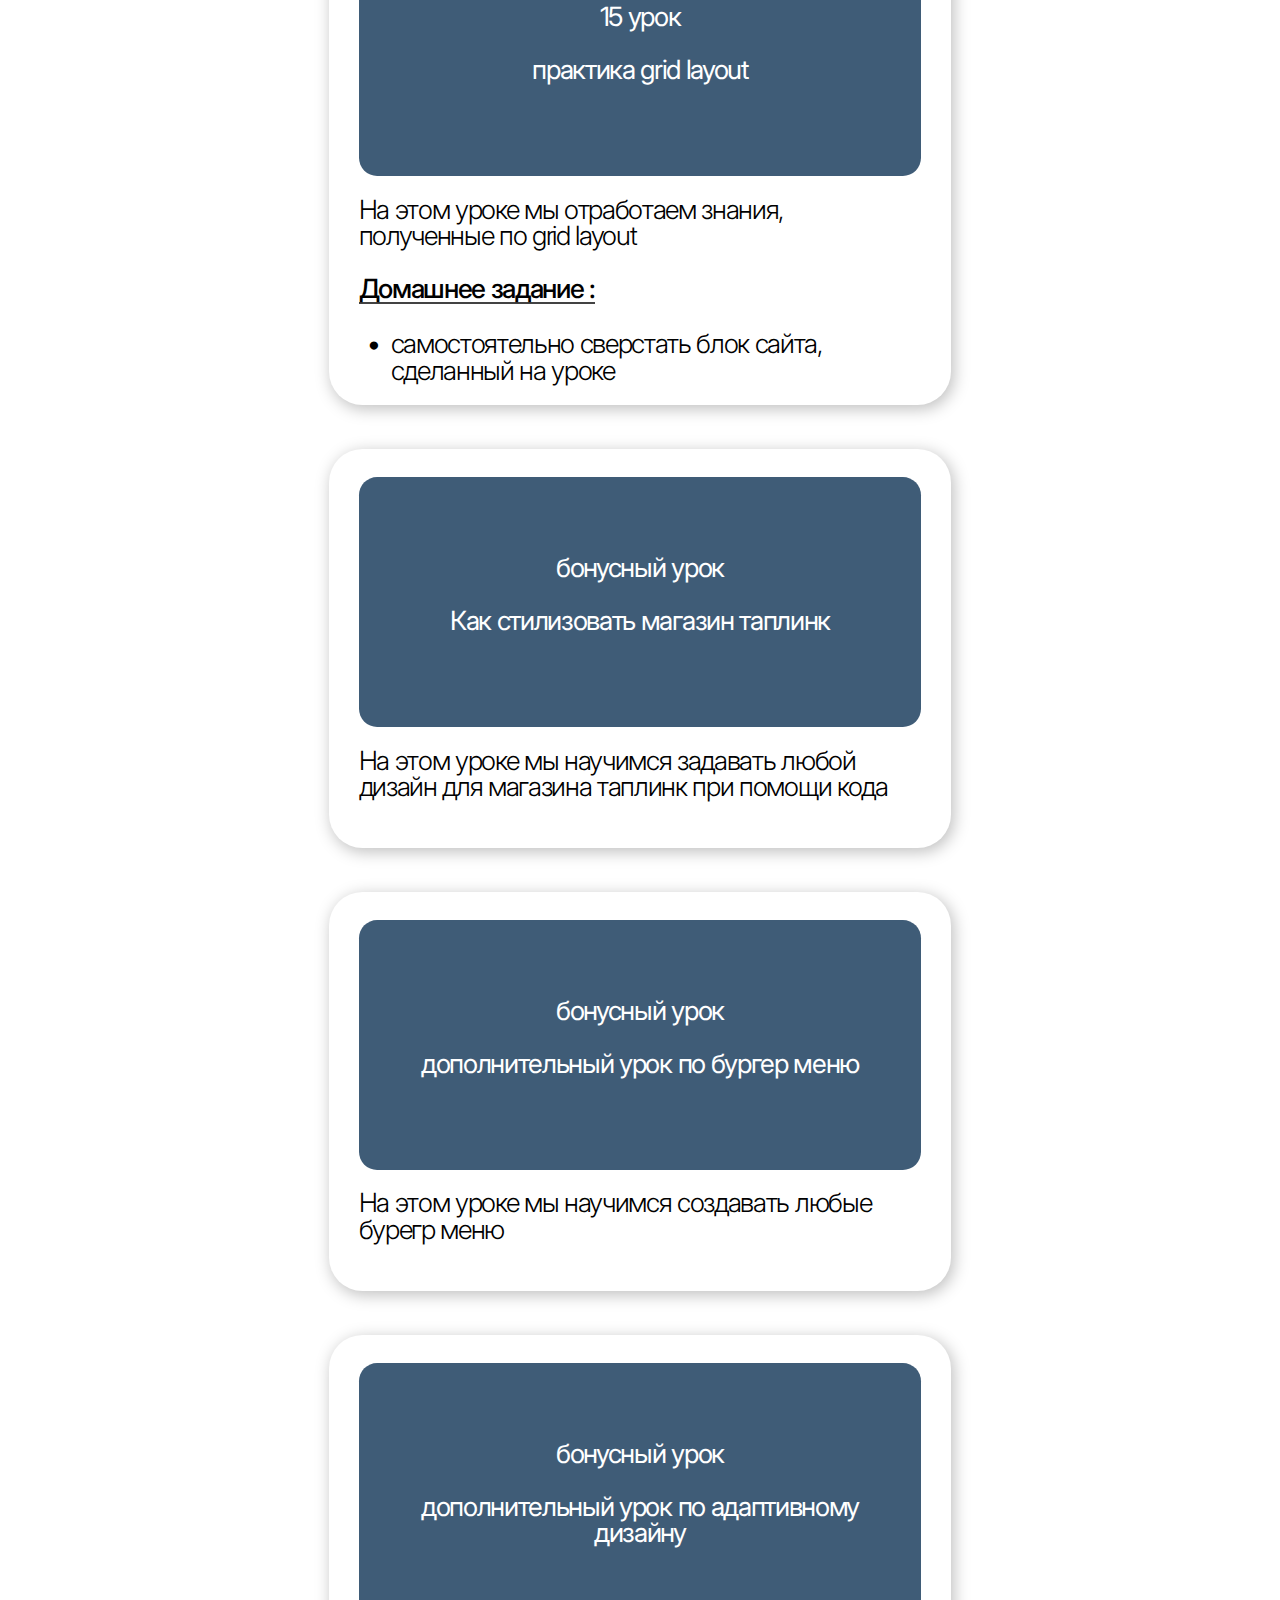
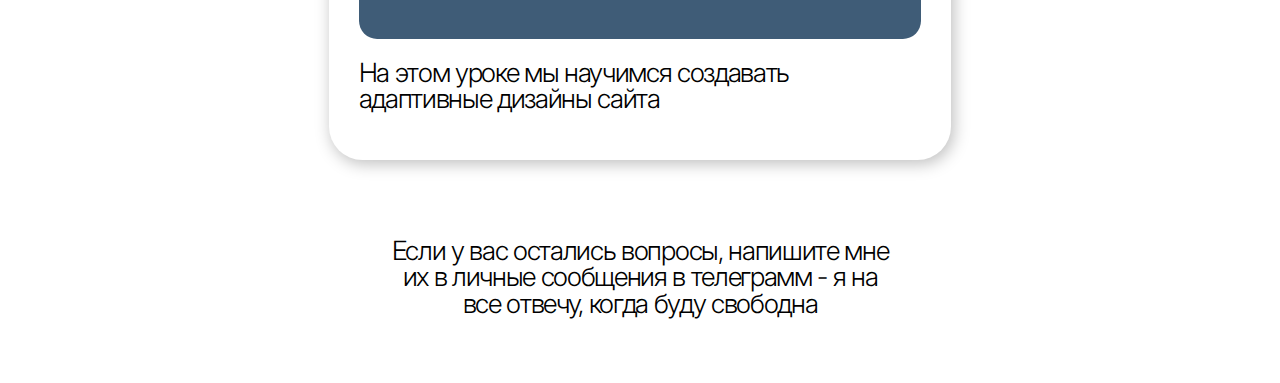
<file: modul_3.html>
<!DOCTYPE html>
<html lang="en">
<head>
	<meta charset="UTF-8">
	<meta name="viewport" content="width=device-width, initial-scale=1.0">
	<title>3 модуль - программирование</title>
	<link rel="stylesheet" href="normalize.css">
	<link rel="stylesheet" href="colors.css">
	<link rel="stylesheet" href="pattern.css">
	<link rel="stylesheet" href="platfroma.css">
	<link rel="stylesheet" href="fonts.css">
	<link rel="stylesheet" href="adaptive.css">
	<script src="adaptive.js" defer></script>
	<script src="pasword.js" defer></script>
	<link rel="stylesheet" href="pasword.css">
</head>
<body>
	<main class="main_first">
		<!-- Заголовок -->
		 <div class="block_logo">
			<h1 class="zag">
				<span class="font_zag">3 модуль<br></span>
				<span class="block_zag">КУРСА ПО <br>ВЕБ-ДИЗАЙНУ</span>
			</h1>
			<p>
				В данном модуле мы с вами погрузимся в <br>
				программирование и с самого нуля сможем <br>
				начать создавать классные проекты
			</p>
			<a href="index.html">
				<div class="button">
					3 модуль - программирование
				</div>
			</a>
			<a href="https://drive.google.com/drive/folders/18jSXW14YArDxBX_0RyuX3GhToPA1u_ue">
				<div class="button" style="color: black; background-color: white; margin-top: 2rem; text-align: center; font-weight: 300;">
					скачать библиотеку кодов
				</div>
			</a>
		 </div>

		 <!-- Уроки -->
		<div class="lessens">
			<ul class="lessens_ul">

				<li class="lessens_li">
					<ul class="lessens_li_ul">

						<a href="https://youtu.be/TO9XuImtmMc">			
							<li class="lessens_li_li">
								<div class="numder_lessen">1 урок</div> 
								входной урок
							</li>
						</a>

						<li class="lessens_li_li">
							в данном уроке мы поговорим про основы программирования, разберем что такое html.
						</li>

						<li class="lessens_li_li">
							<p>Домашнее задание :</p>
							<ul class="homework_ul">
								<li class="homework_li">
									домашнее задание: сделать страницу о своих увлечениях, хобби
								</li>
							</ul>
						</li>						
					</ul>
				</li>

				<li class="lessens_li">
					<ul class="lessens_li_ul">

						<a href="https://youtu.be/b0DNbCZTpWI">
							<li class="lessens_li_li">
								<div class="numder_lessen">2 урок</div> 
								CSS
							</li>
						</a>

						<li class="lessens_li_li">
							в данном уроке мы с вами разберем базовые моменты стилизации, способы подключения CSS
						</li>
						<li class="lessens_li_li">
							<p>Домашнее задание :</p>
							<ul class="homework_ul">
								<li class="homework_li">
									 стилизовать вашу страницу, которую сделали на прошлом уроке
								</li>
							</ul>
						</li>
					</ul>
				</li>

				<li class="lessens_li">
					<ul class="lessens_li_ul">
						<a href="https://youtu.be/kIXB5ivW4k4">
							<li class="lessens_li_li">
								<div class="numder_lessen">3 урок</div> 
								блочная модель
							</li>
						</a>
						<li class="lessens_li_li">
							в данном уроке мы с вами поговорим о понятии блочной модули и об отступах в элементах
						</li>
						<li class="lessnes_li_li">
							<p>Домашнее задание :</p>
							<ul class="homework_ul">
								<li class="homework_li">
									создать несколько блоков с разными размерами и отцентрировать их при помощи свойств margin-inline и попробовать на своей странице, которую создавали на прошлых уроках, поиграться с отступами 
								</li>
							</ul>
						</li>
					</ul>
				</li>

				<li class="lessens_li">
					<ul class="lessens_li_ul">
						<a href="https://youtu.be/82MqhNuoYs4">
							<li class="lessens_li_li">
								<div class="numder_lessen">4 урок</div>	
								единицы измерения
							</li>
						</a>
						<li class="lessens_li_li">
							в данном уроке мы с вами поговорим об абсолютных и относительных единицах измерения.
						</li>
						<li class="lessnes_li_li">
							<p>Домашнее задание :</p>
							<ul class="homework_ul">
								<li class="homework_li">
									создать один блок равный ширине и высоте экрана в этот блок вложить еще один и сделать так, чтобы он был равен его половине, также отцентрировать его по центру, как было показано на прошлом уроке
								</li>
							</ul>
						</li>
					</ul>
				</li>

				<li class="lessens_li">
					<ul class="lessens_li_ul">
						<a href="https://youtu.be/RPamzhdAOPE">
							<li class="lessens_li_li">
								<div class="numder_lessen">5 урок</div> 
								шрифты
							</li>
						</a>
						<li class="lessens_li_li">
							в данном уроке мы с вами поговорим о шрифтах и их видоизменении  
						</li>
						<li class="lessnes_li_li">
							<p>Домашнее задание :</p>
							<ul class="homework_ul">
								<li class="homework_li">
									подключить шрифт с Google Fonts на свою страницу
								</li>
							</ul>
						</li>						
					</ul>
				</li>

				<li class="lessens_li">
					<ul class="lessens_li_ul">
						<a href="https://youtu.be/zmn8wKML0V4">
							<li class="lessens_li_li">
								<div class="numder_lessen">6 урок</div> 
								цвета
							</li>
						</a>
						<li class="lessens_li_li">
							в данном уроке мы с вами поговорим о на этом уроке мы с вами разберем способы задавания цветов в Css  
						</li>
						<li class="lessnes_li_li">
							<p>Домашнее задание :</p>
							<ul class="homework_ul">
								<li class="homework_li">
									создать несколько блоков одинаковым любым цветом, используя все способы задания цвета (разный способ на каждый блок) также поместить в них текст, окрасив его уже другим цветом, но таким же способом, как блок
								</li>
							</ul>
						</li>						
					</ul>
				</li>	

				<li class="lessens_li">
					<ul class="lessens_li_ul">
						<a href="https://youtu.be/G7l77NbGozI">
							<li class="lessens_li_li">
								<div class="numder_lessen">7 урок</div> 
								задний фон и градиент
							</li>
						</a>
						<li class="lessens_li_li">
							в данном уроке мы с вами поговорим о градиентах и как задавать задний фон у страницы  
						</li>
						<li class="lessnes_li_li">
							<p>Домашнее задание :</p>
							<ul class="homework_ul">
								<li class="homework_li">
									задать задний фон на вашу страницу (градиент, фото или просто цвет по выбору), также создать 6 разных градиентов, 3 при помощи функции repeating и 3 без нее
								</li>
								<li class="homework_li">
									можно сделать и больше градиентов и задать фон для разных тегов на вашей странице
								</li>
							</ul>
						</li>						
					</ul>
				</li>			
			</ul>

				<li class="lessens_li">
					<ul class="lessens_li_ul">
						<a href="https://youtu.be/iooe1h48Q7o">
							<li class="lessens_li_li">
								<div class="numder_lessen">8 урок</div> 
								рамки и фильтры
							</li>
						</a>
						<li class="lessens_li_li">
							на этом уроке мы с вами научимся добавлять рамки для элементов, закругление для них, а также изучим свойства фильтра, которое даёт возможность накладывать эффекты прям как в фоторедакторе  
						</li>
						<li class="lessnes_li_li">
							<p>Домашнее задание :</p>
							<ul class="homework_ul">
								<li class="homework_li">
									 создать 10 элементов и задать им разные стили обводки, также задать им разное закругление. попробовать использовать каждое свойство фильтра на разных блоках, а фильтр тени использовать на изображение с форматом пнг, чтобы у содержимого фото была тень
								</li>
							</ul>
						</li>						
					</ul>
				</li>			

				<li class="lessens_li">
					<ul class="lessens_li_ul">
						<a href="https://youtu.be/xGL3M-wDzwk">
							<li class="lessens_li_li">
								<div class="numder_lessen">9 урок</div> 
								прозрачность и обрезка <br>элемента
							</li>
						</a>
						<li class="lessens_li_li">
							на этом уроке мы с вами научимся задавать свойства видимости, а также их обрезки
						</li>
						<li class="lessnes_li_li">
							<p>Домашнее задание :</p>
							<ul class="homework_ul">
								<li class="homework_li">
									создать несколько блоков, используя каждое свойство обрезки, для каждого блока задать цвет при помощи свойства градиент
								</li>
							</ul>
						</li>						
					</ul>
				</li>			

				<li class="lessens_li">
					<ul class="lessens_li_ul">
						<a href="https://youtu.be/GuMhic0JiQY">
							<li class="lessens_li_li">
								<div class="numder_lessen">10 урок</div> 
								псевдоклассы
							</li>
						</a>
						<li class="lessens_li_li">
							на этом уроке мы с вами научимся использовать псевдоклассы, которые позволяют гибче задавать стили для элементов  
						</li>					
					</ul>
				</li>			

				<li class="lessens_li">
					<ul class="lessens_li_ul">
						<a href="https://youtu.be/fx2H07fdpRE">
							<li class="lessens_li_li">
								<div class="numder_lessen">11 урок</div> 
								псевдоэлементы
							</li>
						</a>
						<li class="lessens_li_li">
							на этом уроке мы с вами разберем понятие псевдоклассов и научимся их использовать  
						</li>
						<li class="lessnes_li_li">
							<p>Домашнее задание :</p>
							<ul class="homework_ul">
								<li class="homework_li">
									использовать каждый псевдокласс, который был на уроке first letter, first-line, selection, marker, before и after. При помощи псевдокласса marker поменять маркеры у 5 списков на те, которые вам захочется. При помощи псевдоклассов before и after можно например поместить текст в кавычки, добавить логотип и тд
								</li>
							</ul>
						</li>						
					</ul>
				</li>			

				<li class="lessens_li">
					<ul class="lessens_li_ul">
						<a href="https://youtu.be/FlyWJh_u3QM">
							<li class="lessens_li_li">
								<div class="numder_lessen">12 урок</div> 
								позиционирование элементов при помощи flexbox и св-ва position
							</li>
						</a>
						<li class="lessens_li_li">
							На этом уроке мы с вами разберем способы позиционирования при помощи flexboх и свойства position, а также сразу отработаем их на практике  
						</li>
						<li class="lessnes_li_li">
							<p>Домашнее задание :</p>
							<ul class="homework_ul">
								<li class="homework_li">
									пройти игру flexbox froggy и создать такую же карточку товара, но с другой книгой или чем-нибудь еще
								</li>
							</ul>
						</li>						
					</ul>
				</li>			

				<li class="lessens_li">
					<ul class="lessens_li_ul">
						<a href="https://youtu.be/MbGsQmMorYI">
							<li class="lessens_li_li">
								<div class="numder_lessen">13 урок</div> 
								св-ва трансформации и анимация keyframes
							</li>
						</a>
						<li class="lessens_li_li">
							На этом уроке мы с вами научимся применять свойства трансформации и создавать анимацию
						</li>
						<li class="lessnes_li_li">
							<p>Домашнее задание :</p>
							<ul class="homework_ul">
								<li class="homework_li">
									повторить все анимации из урока. В первом контейнере сделать анимацию не с слева направо, а с право на лево (элементы должны быть прижаты к правой стороне контейнера).
								</li>
								<li class="homework_li">
									Для 3 блоков снизу сделать так, чтобы они появлялись по очереди с право на лево
								</li>
							</ul>
						</li>						
					</ul>
				</li>			

				<li class="lessens_li">
					<ul class="lessens_li_ul">
						<a href="https://youtu.be/_c6jxY9RPZA">
							<li class="lessens_li_li">
								<div class="numder_lessen">14 урок</div> 
								grid layout
							</li>
						</a>
						<li class="lessens_li_li">
							В этом уроке мы с вами научимся верстать сайт при помощи метода grid layout  
						</li>
						<li class="lessnes_li_li">
							<p>Домашнее задание :</p>
							<ul class="homework_ul">
								<li class="homework_li">
									пройти игру grid garden. Попробовать сверстать другой шаблон сайта и по желанию добавить содержимое для него
								</li>
							</ul>
						</li>						
					</ul>
				</li>			

				<li class="lessens_li">
					<ul class="lessens_li_ul">
						<a href="https://youtu.be/U7kBLNcXysw">
							<li class="lessens_li_li">
								<div class="numder_lessen">15 урок</div> 
								практика grid layout
							</li>
						</a>
						<li class="lessens_li_li">
							На этом уроке мы отработаем знания, полученные по grid layout 
						</li>
						<li class="lessnes_li_li">
							<p>Домашнее задание :</p>
							<ul class="homework_ul">
								<li class="homework_li">
									самостоятельно сверстать блок сайта, сделанный на уроке
								</li>
							</ul>
						</li>						
					</ul>
				</li>			

				<li class="lessens_li">
					<ul class="lessens_li_ul">
						<a href="https://youtu.be/gdlA-T55XFY">
							<li class="lessens_li_li">
								<div class="numder_lessen">бонусный урок</div> 
								Как стилизовать магазин таплинк
							</li>
						</a>
						<li class="lessens_li_li">
							На этом уроке мы научимся задавать любой дизайн для магазина таплинк при помощи кода  
						</li>						
					</ul>
				</li>			

				<li class="lessens_li">
					<ul class="lessens_li_ul">
						<a href="https://youtu.be/AgVf67Kwvp8">
							<li class="lessens_li_li">
								<div class="numder_lessen">бонусный урок</div> 
								дополнительный урок по бургер меню
							</li>
						</a>
						<li class="lessens_li_li">
							На этом уроке мы научимся создавать любые бурегр меню 
						</li>					
					</ul>
				</li>	
				
				<li class="lessens_li">
					<ul class="lessens_li_ul">
						<a href="https://youtu.be/42Srun_vRYE">
							<li class="lessens_li_li">
								<div class="numder_lessen">бонусный урок</div> 
								дополнительный урок по адаптивному дизайну
							</li>
						</a>
						<li class="lessens_li_li">
							На этом уроке мы научимся создавать адаптивные дизайны сайта
						</li>					
					</ul>
				</li>
			</ul>
			<p>
				Если у вас остались вопросы, напишите мне<br>
				их в личные сообщения в телеграмм - я на <br>
				все отвечу, когда буду свободна
			</p>
		</div>
	</main>
</body>
</html>
</file>
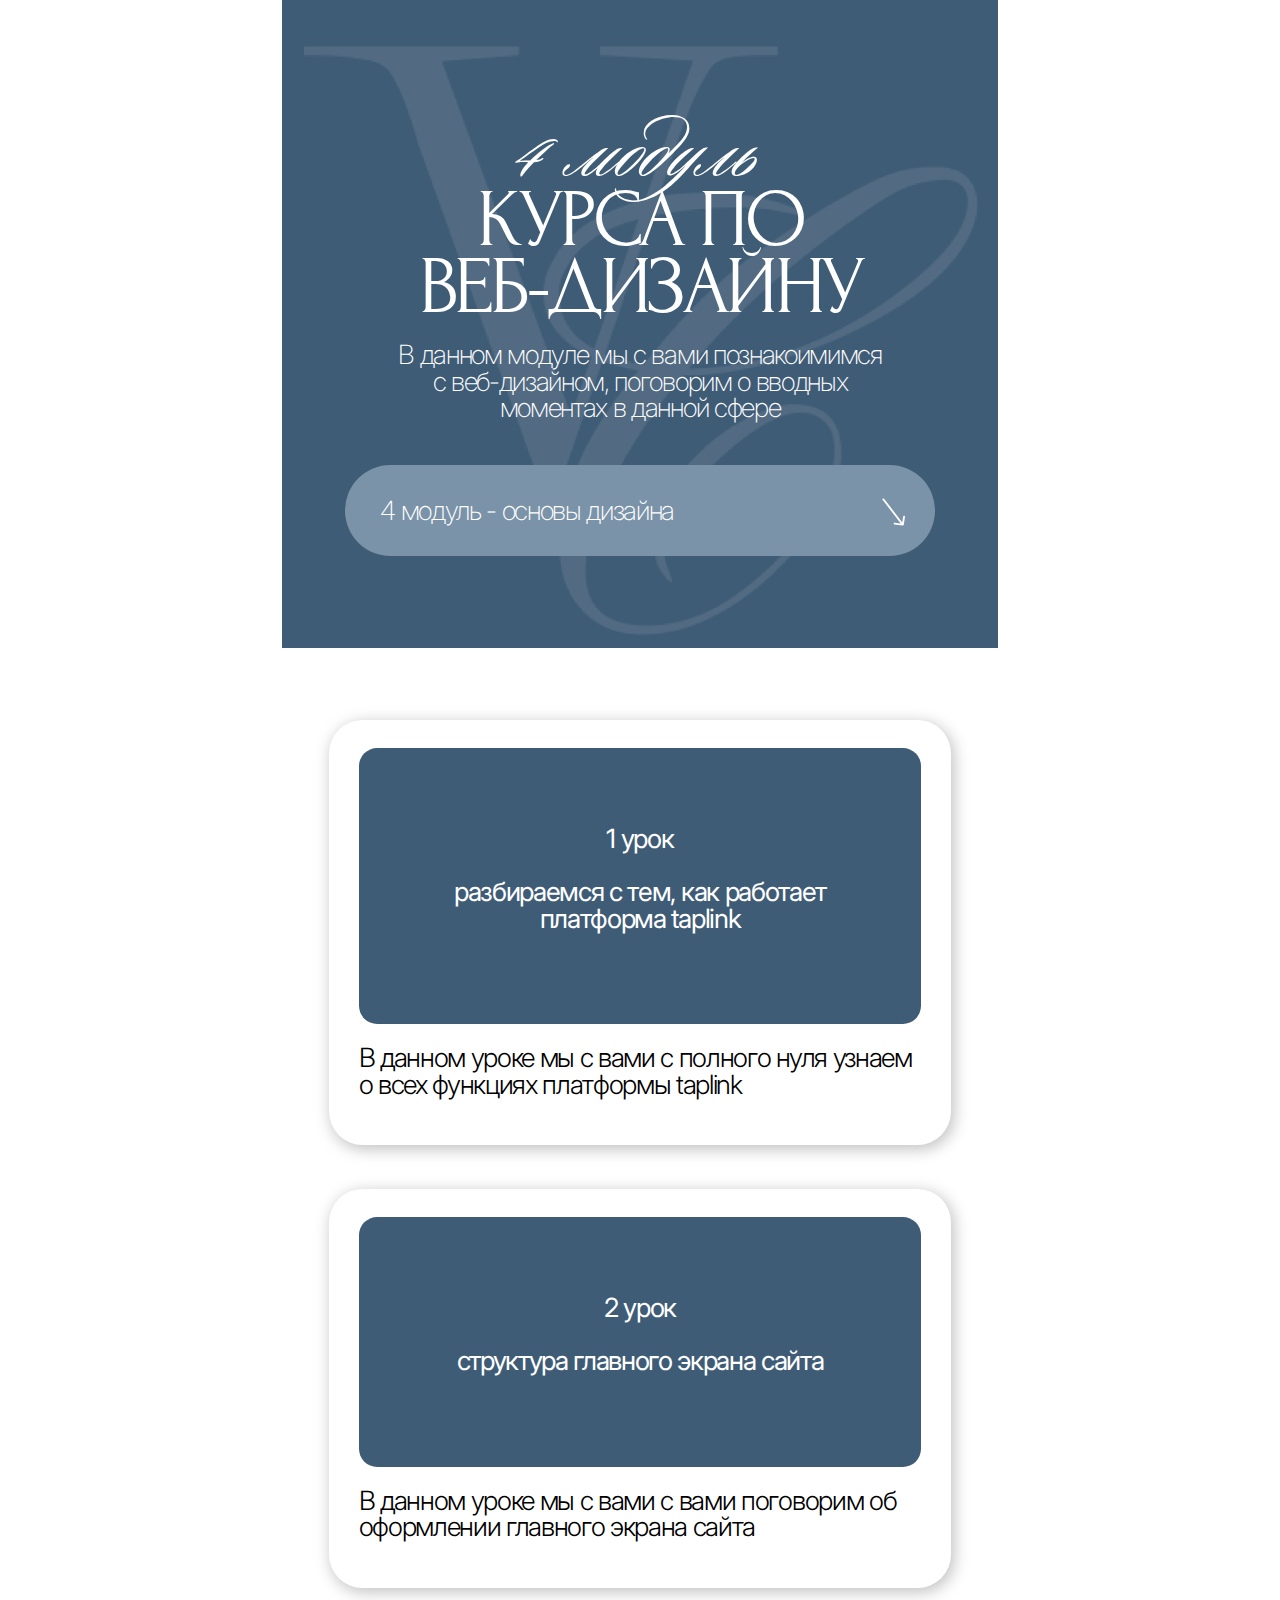
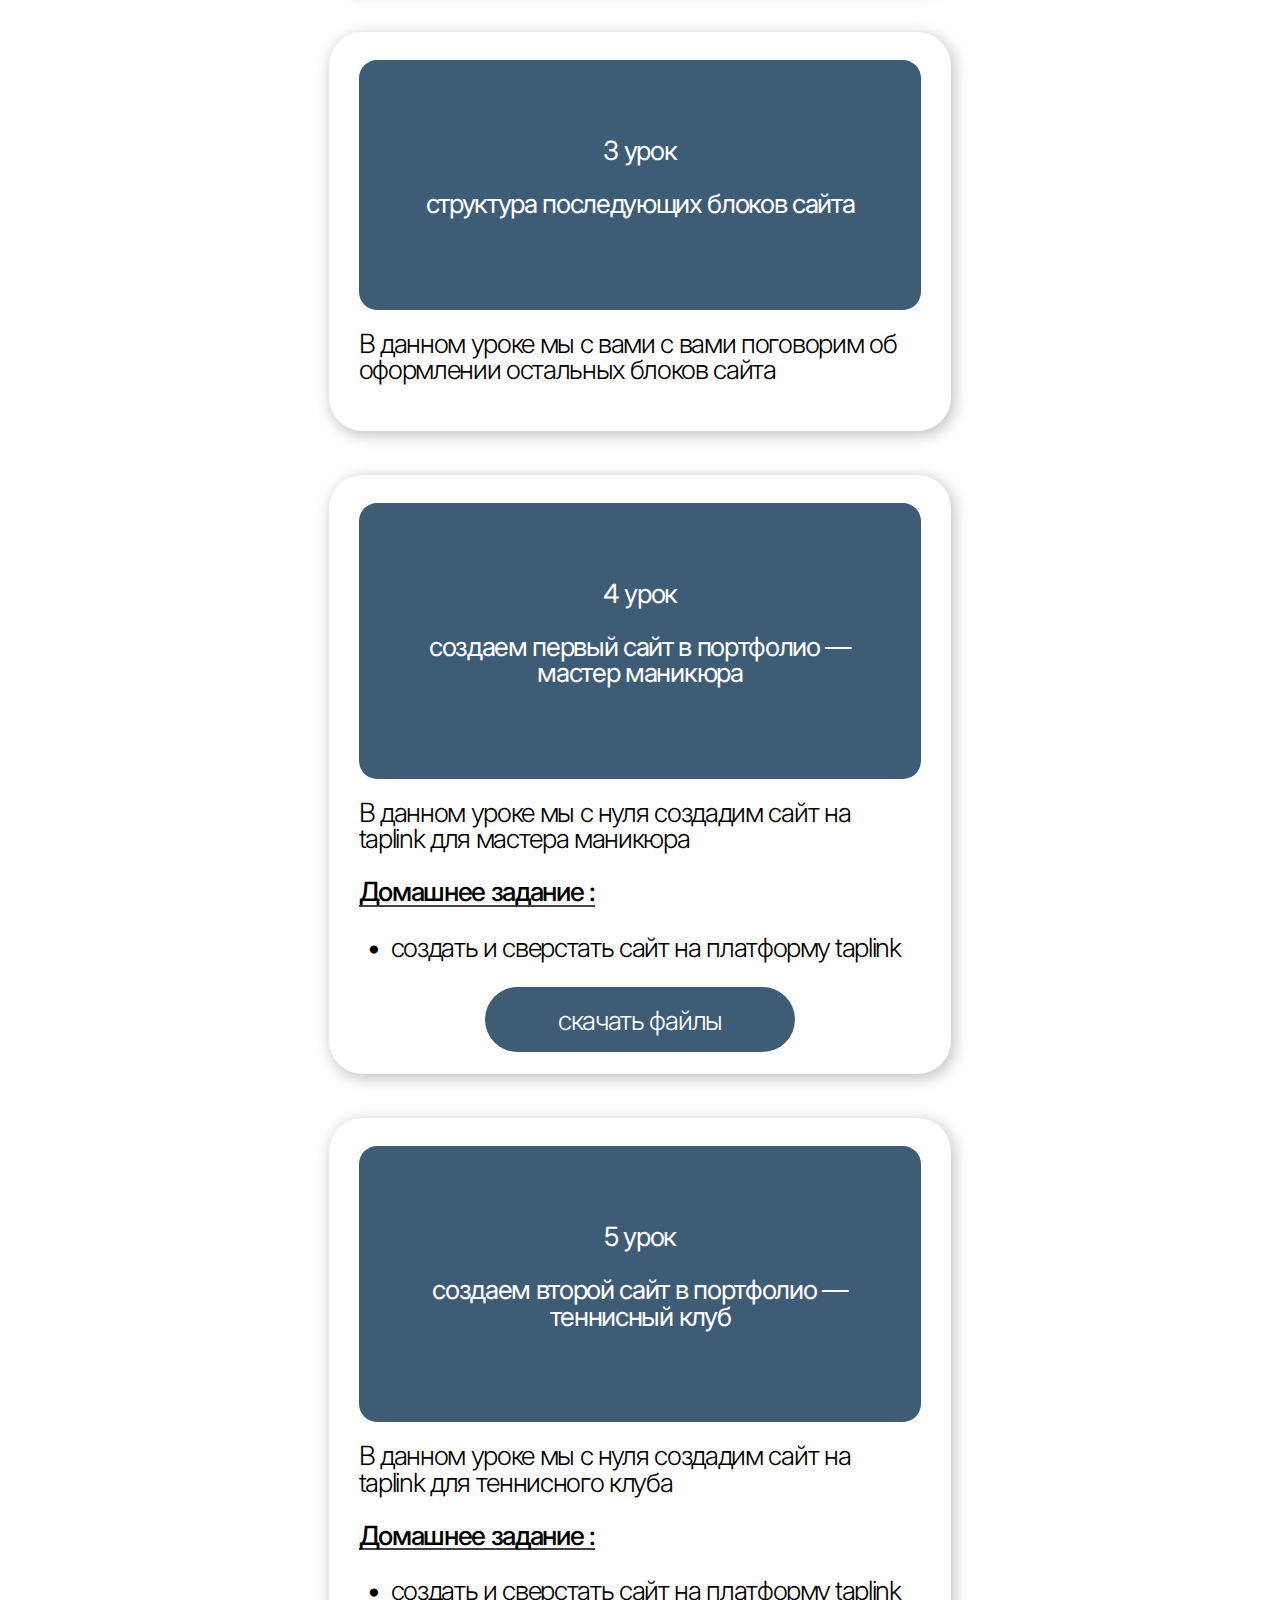
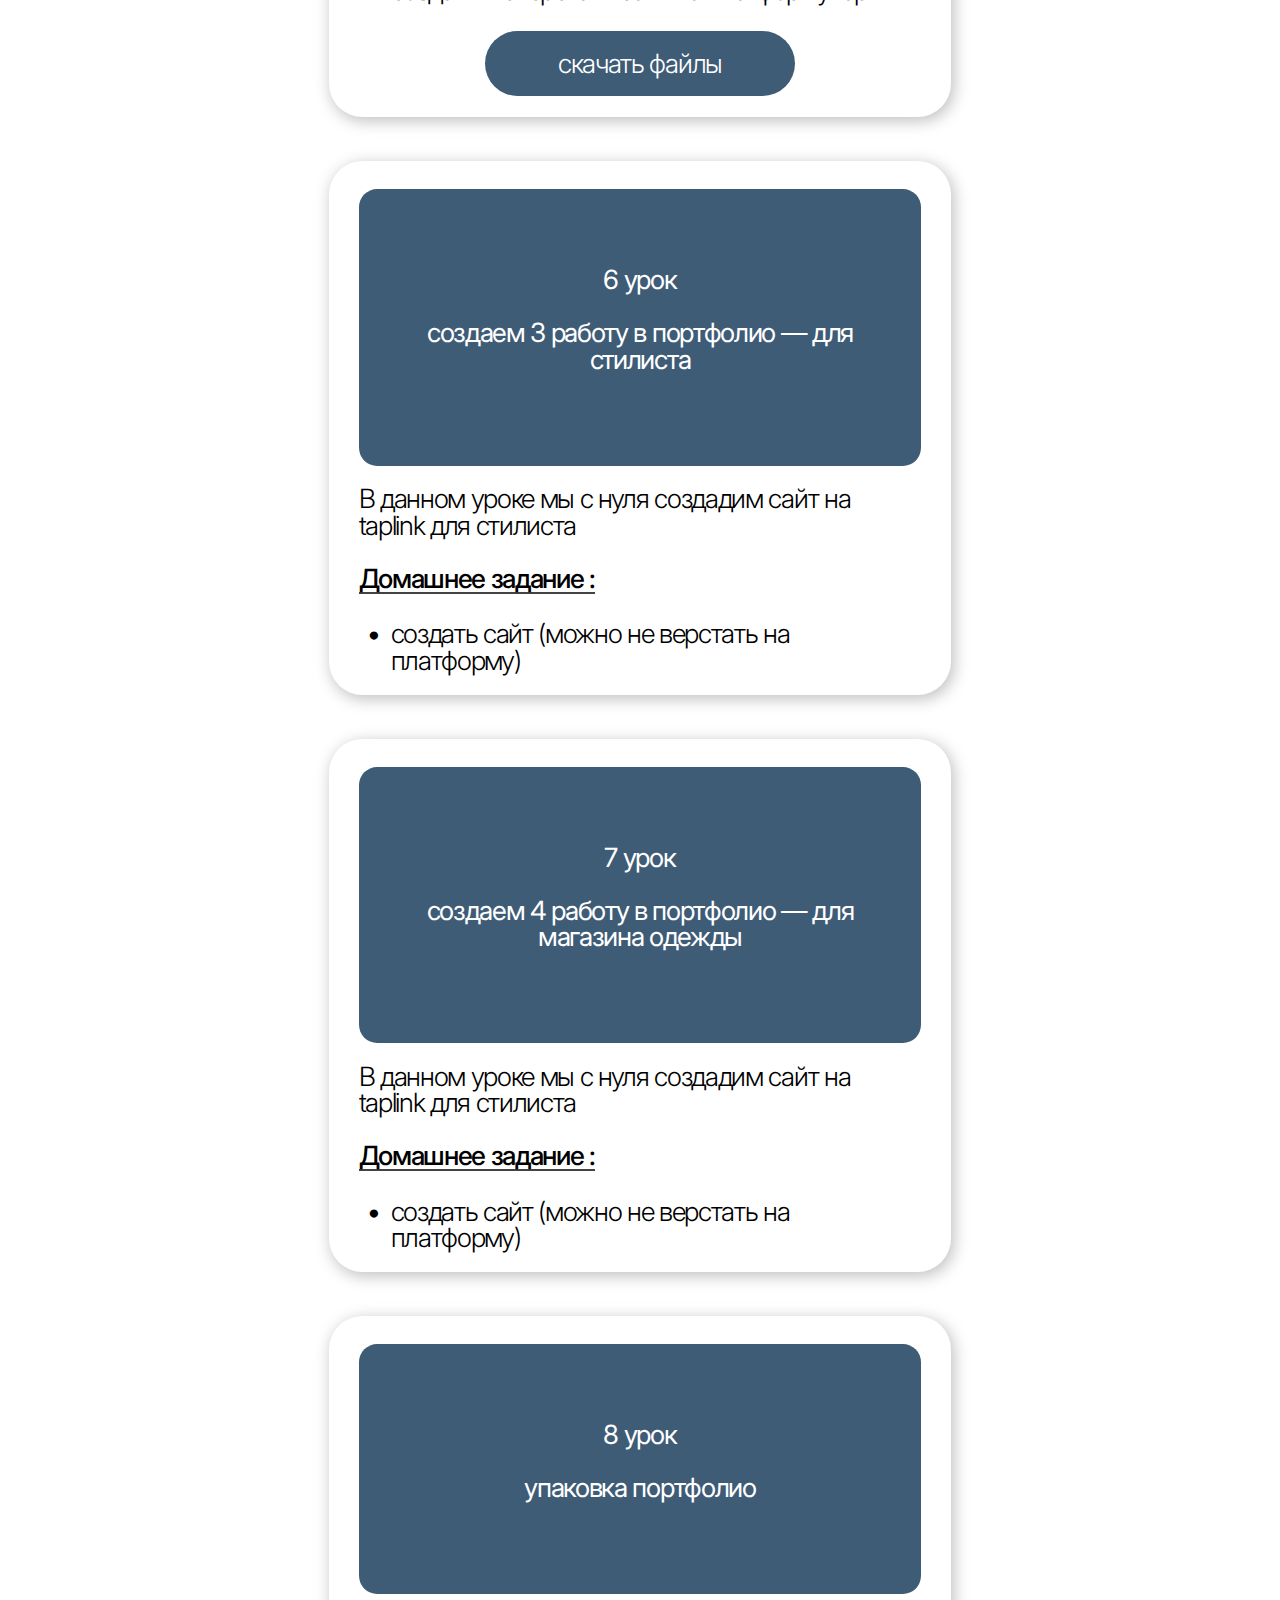
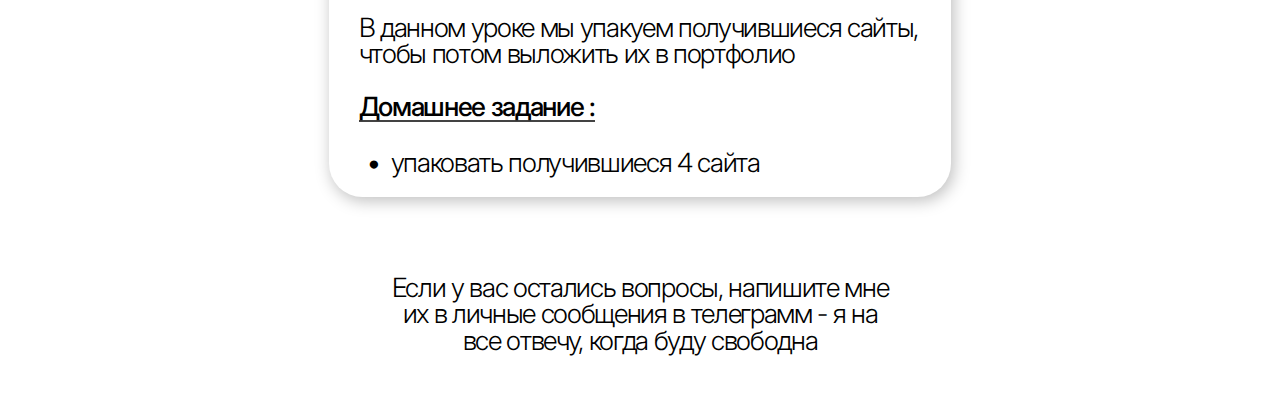
<file: modul_4.html>
<!DOCTYPE html>
<html lang="en">
<head>
	<meta charset="UTF-8">
	<meta name="viewport" content="width=device-width, initial-scale=1.0">
	<title>2 модуль - основы дизайна</title>
	<link rel="stylesheet" href="normalize.css">
	<link rel="stylesheet" href="colors.css">
	<link rel="stylesheet" href="pattern.css">
	<link rel="stylesheet" href="platfroma.css">
	<link rel="stylesheet" href="fonts.css">
	<link rel="stylesheet" href="adaptive.css">
	<script src="adaptive.js" defer></script>
	<script src="pasword.js" defer></script>
	<link rel="stylesheet" href="pasword.css">
</head>
<body>
	<main class="main_first">
		<!-- Заголовок -->
		 <div class="block_logo">
			<h1 class="zag">
				<span class="font_zag">4 модуль<br></span>
				<span class="block_zag">КУРСА ПО <br>ВЕБ-ДИЗАЙНУ</span>
			</h1>
			<p>
				В данном модуле мы с вами познакоимимся <br>
				с веб-дизайном, поговорим о вводных <br>
				моментах в данной сфере	
			</p>
			<a href="index.html">
				<div class="button">
					4 модуль - основы дизайна
				</div>
			</a>
		 </div>

		 <!-- Уроки -->
		<div class="lessens">
			<ul class="lessens_ul">

				<li class="lessens_li">
					<ul class="lessens_li_ul">

						<a href="https://youtu.be/I3HVfPJhKkg?si=kz3HeBfyrkxObAmH">			
							<li class="lessens_li_li">
								<div class="numder_lessen">1 урок</div> 
								разбираемся с тем, как работает платформа taplink
							</li>
						</a>

						<li class="lessens_li_li">
							В данном уроке мы с вами с полного нуля узнаем о всех функциях платформы taplink 
						</li>						
					</ul>
				</li>

				<li class="lessens_li">
					<ul class="lessens_li_ul">

						<a href="https://youtu.be/HbqZbTr5K7U?si=LJwNf6se-h4vvNto">
							<li class="lessens_li_li">
								<div class="numder_lessen">2 урок</div> 
								структура главного экрана сайта
							</li>
						</a>

						<li class="lessens_li_li">
							В данном уроке мы с вами с вами поговорим об оформлении главного экрана сайта
						</li>
					</ul>
				</li>

				<li class="lessens_li">
					<ul class="lessens_li_ul">
						<a href="https://youtu.be/QsAPgeWF-ZM?si=hK0HmZVcWaWb90t3">
							<li class="lessens_li_li">
								<div class="numder_lessen">3 урок</div> 
								структура последующих блоков сайта 
							</li>
						</a>
						<li class="lessens_li_li">
							В данном уроке мы с вами с вами поговорим об оформлении остальных блоков сайта
						</li>
					</ul>
				</li>

				<li class="lessens_li">
					<ul class="lessens_li_ul">
						<a href="https://youtu.be/k8V_D_NnhaU?si=sDICSh5r11ZD869K">
							<li class="lessens_li_li">
								<div class="numder_lessen">4 урок</div>	
								создаем первый сайт в портфолио — мастер маникюра
							</li>
						</a>
						<li class="lessens_li_li">
							В данном уроке мы с нуля создадим сайт на taplink для мастера маникюра
						</li>
						<li class="lessnes_li_li">
							<p>Домашнее задание :</p>
							<ul class="homework_ul">
								<li class="homework_li">
									создать и сверстать сайт на платформу taplink
								</li>
								<a href="homeworks_files/Сайт_маникюрщицы.rar" download>
									<div class="button">
										скачать файлы
									</div>
								</a>
							</ul>
						</li>
					</ul>
				</li>

				<li class="lessens_li">
					<ul class="lessens_li_ul">
						<a href="https://youtu.be/DDMnM2lbqrE?si=GJZCtXCDi6R1iyaX">
							<li class="lessens_li_li">
								<div class="numder_lessen">5 урок</div> 
								создаем второй сайт в портфолио — теннисный клуб
							</li>
						</a>
						<li class="lessens_li_li">
							В данном уроке мы с нуля создадим сайт на taplink для теннисного клуба 
						</li>
						<li class="lessnes_li_li">
							<p>Домашнее задание :</p>
							<ul class="homework_ul">
								<li class="homework_li">
									создать и сверстать сайт на платформу taplink
								</li>
								<a href="homeworks_files/Сайт_тенниса.rar" download>
									<div class="button">
										скачать файлы
									</div>
								</a>
							</ul>
						</li>						
					</ul>
				</li>

				<li class="lessens_li">
					<ul class="lessens_li_ul">
						<a href="https://youtu.be/bw1n4QcUfp8">
							<li class="lessens_li_li">
								<div class="numder_lessen">6 урок</div> 
								создаем 3 работу в портфолио — для стилиста
							</li>
						</a>
						<li class="lessens_li_li">
							В данном уроке мы с нуля создадим сайт на taplink для стилиста  
						</li>
						<li class="lessnes_li_li">
							<p>Домашнее задание :</p>
							<ul class="homework_ul">
								<li class="homework_li">
									создать сайт (можно не верстать на платформу)
								</li>
							</ul>
						</li>						
					</ul>
				</li>	

				<li class="lessens_li">
					<ul class="lessens_li_ul">
						<a href="">
							<li class="lessens_li_li">
								<div class="numder_lessen">7 урок</div> 
								создаем 4 работу в портфолио — для магазина одежды 
							</li>
						</a>
						<li class="lessens_li_li">
							В данном уроке мы с нуля создадим сайт на taplink для стилиста  
						</li>
						<li class="lessnes_li_li">
							<p>Домашнее задание :</p>
							<ul class="homework_ul">
								<li class="homework_li">
									создать сайт (можно не верстать на платформу)
								</li>
							</ul>
						</li>						
					</ul>
				</li>			
			</ul>

				<li class="lessens_li">
					<ul class="lessens_li_ul">
						<a href="https://youtu.be/iooe1h48Q7o">
							<li class="lessens_li_li">
								<div class="numder_lessen">8 урок</div> 
								упаковка портфолио
							</li>
						</a>
						<li class="lessens_li_li">
							В данном уроке мы упакуем получившиеся сайты, чтобы потом выложить их в портфолио   
						</li>
						<li class="lessnes_li_li">
							<p>Домашнее задание :</p>
							<ul class="homework_ul">
								<li class="homework_li">
									  упаковать получившиеся 4 сайта
								</li>
							</ul>
						</li>						
					</ul>
				</li>			
			</ul>
			<p>
				Если у вас остались вопросы, напишите мне<br>
				их в личные сообщения в телеграмм - я на <br>
				все отвечу, когда буду свободна
			</p>
		</div>
	</main>
</body>
</html>
</file>
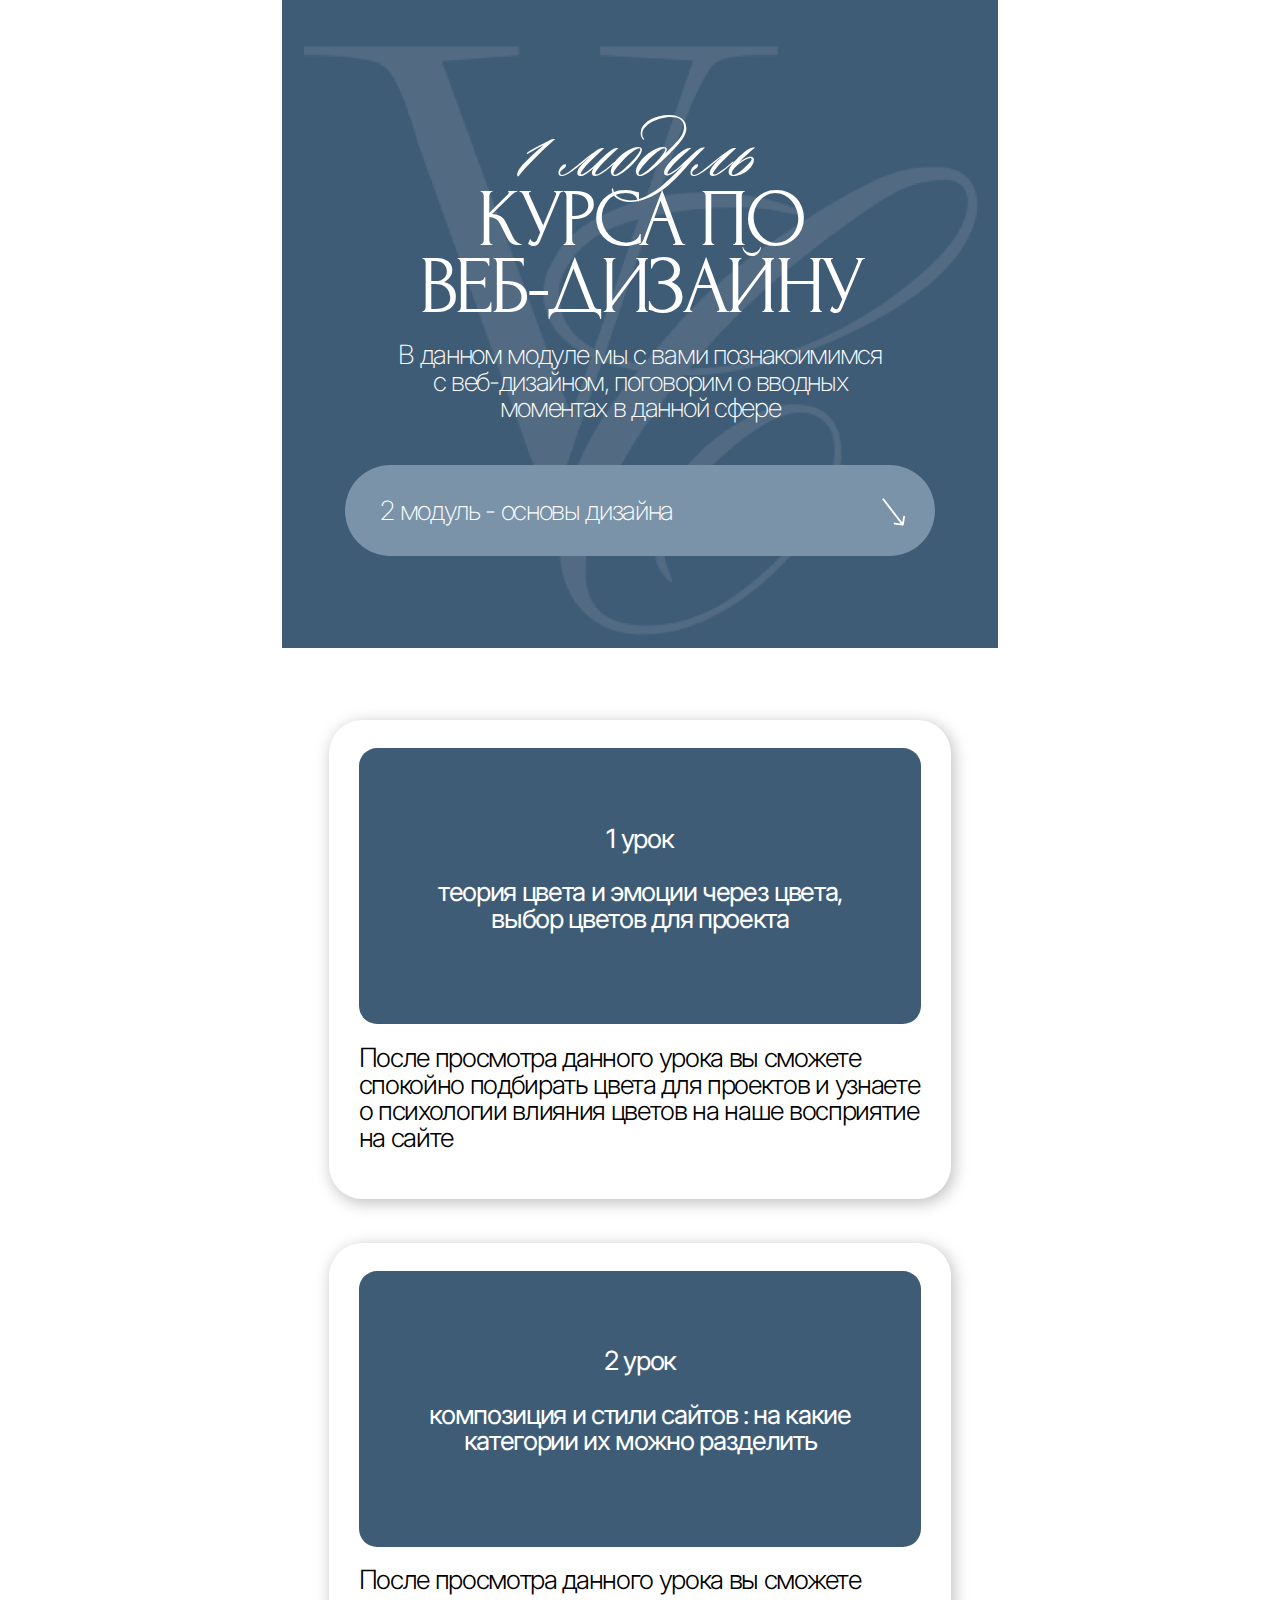
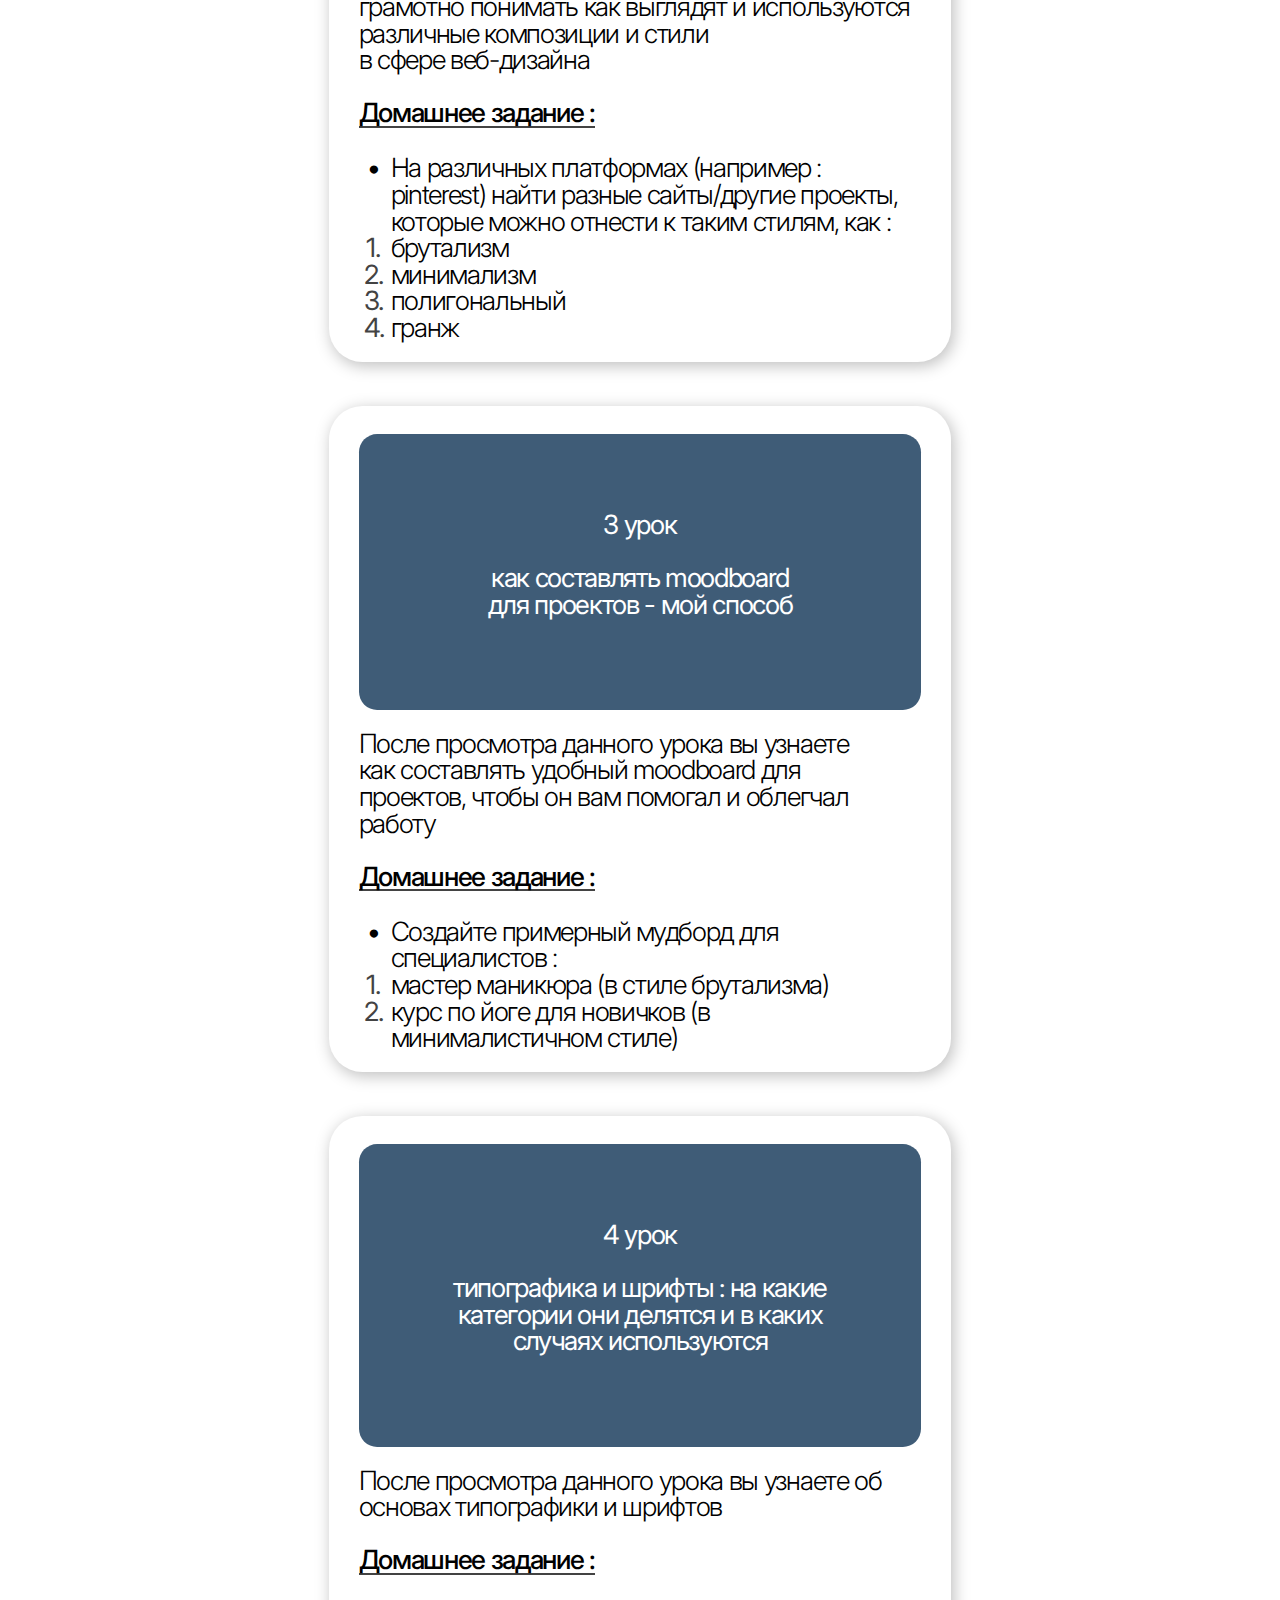
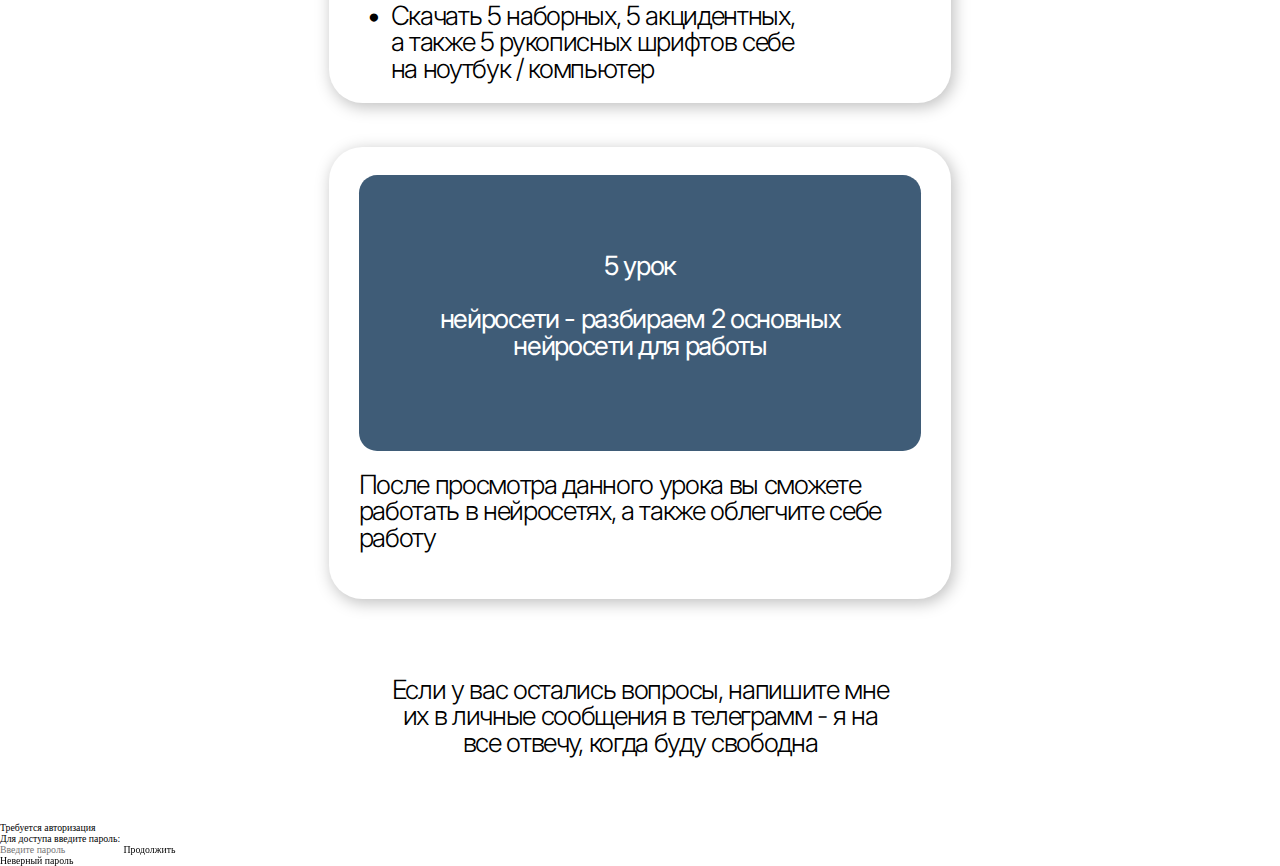
<file: modul_5.html>
<!DOCTYPE html>
<html lang="en">
<head>
	<meta charset="UTF-8">
	<meta name="viewport" content="width=device-width, initial-scale=1.0">
	<title>2 модуль - основы дизайна</title>
	<link rel="stylesheet" href="normalize.css">
	<link rel="stylesheet" href="colors.css">
	<link rel="stylesheet" href="pattern.css">
	<link rel="stylesheet" href="platfroma.css">
	<link rel="stylesheet" href="fonts.css">
	<link rel="stylesheet" href="adaptive.css">
	<script src="adaptive.js" defer></script>
</head>
<body class="password-locked">
	<main class="main">
		<!-- Заголовок -->
		 <div class="block_logo">
			<h1 class="zag">
				<span class="font_zag">1 модуль<br></span>
				<span class="block_zag">КУРСА ПО <br>ВЕБ-ДИЗАЙНУ</span>
			</h1>
			<p>
				В данном модуле мы с вами познакоимимся <br>
				с веб-дизайном, поговорим о вводных <br>
				моментах в данной сфере	
			</p>
			<a href="index.html">
				<div class="button">
					2 модуль - основы дизайна
				</div>
			</a>
		 </div>

		 <!-- Уроки -->
		<div class="lessens">
			<ul class="lessens_ul">
				<li class="lessens_li">
					<ul class="lessens_li_ul">
						<li class="lessens_li_li">
							<div class="numder_lessen">1 урок</div> 
							теория цвета и эмоции через цвета,<br>
							выбор цветов для проекта
						</li>
						<li class="lessens_li_li">
							После просмотра данного урока вы сможете спокойно подбирать цвета для проектов и узнаете о психологии влияния цветов на наше восприятие на сайте
						</li>
					</ul>
				</li>

				<li class="lessens_li">
					<ul class="lessens_li_ul">
						<li class="lessens_li_li">
							<div class="numder_lessen">2 урок</div> 
							композиция и стили сайтов : на какие<br> категории их можно разделить
						</li>
						<li class="lessens_li_li">
							После просмотра данного урока вы сможете грамотно понимать как выглядят и используются различные композиции и стили <br>
							в сфере веб-дизайна
						</li>
						<li class="lessens_li_li">
							<p>Домашнее задание :</p>
							<ul class="homework_ul">
								<li class="homework_li">
									На различных платформах (например : pinterest) найти разные сайты/другие проекты, которые можно отнести к таким стилям, как :
								</li>
								<li class="homework_li">брутализм </li>
								<li class="homework_li">минимализм</li>
								<li class="homework_li">полигональный</li>
								<li class="homework_li">гранж</li>
							</ul>
						</li>
					</ul>
				</li>

				<li class="lessens_li">
					<ul class="lessens_li_ul">
						<li class="lessens_li_li">
							<div class="numder_lessen">3 урок</div> 
							как составлять moodboard <br> 
							для проектов - мой способ
						</li>
						<li class="lessens_li_li">
							После просмотра данного урока вы узнаете <br>
							как составлять удобный moodboard для <br>
							проектов, чтобы он вам помогал и облегчал <br>
							работу
						</li>
						<li class="lessnes_li_li">
							<p>Домашнее задание :</p>
							<ul class="homework_ul">
								<li class="homework_li">
									Создайте примерный мудборд для <br> специалистов : 
								</li>
								<li class="homework_li">мастер маникюра (в стиле брутализма)</li>
								<li class="homework_li">курс по йоге для новичков (в минималистичном стиле)</li>
							</ul>
						</li>
					</ul>
				</li>

				<li class="lessens_li">
					<ul class="lessens_li_ul">
						<li class="lessens_li_li">
							<div class="numder_lessen">4 урок</div>								типографика и шрифты : на какие <br>
							категории они делятся и в каких <br>
							случаях используются
						</li>
						<li class="lessens_li_li">
							После просмотра данного урока вы узнаете об основах типографики и шрифтов
						</li>
						<li class="lessnes_li_li">
							<p>Домашнее задание :</p>
							<ul class="homework_ul">
								<li class="homework_li">
									Скачать 5 наборных, 5 акцидентных, <br>
									а также 5 рукописных шрифтов себе <br> 
									на ноутбук / компьютер 
								</li>
							</ul>
						</li>
					</ul>
				</li>

				<li class="lessens_li">
					<ul class="lessens_li_ul">
						<li class="lessens_li_li">
							<div class="numder_lessen">5 урок</div> 
							нейросети - разбираем 2 основных <br>
							нейросети для работы
						</li>
						<li class="lessens_li_li">
							После просмотра данного урока вы сможете работать в нейросетях, а также облегчите себе работу  
						</li>
					</ul>
				</li>
			</ul>
			<p>
				Если у вас остались вопросы, напишите мне<br>
				их в личные сообщения в телеграмм - я на <br>
				все отвечу, когда буду свободна
			</p>
		</div>
	</main>

	<!-- Модальное окно -->
    <div id="passwordOverlay">
        <div class="password-box">
            <h2>Требуется авторизация</h2>
            <p>Для доступа введите пароль:</p>
            <input type="password" id="passwordInput" placeholder="Введите пароль">
            <button id="submitPassword">Продолжить</button>
            <p id="errorText" class="error-message">Неверный пароль</p>
        </div>
    </div>	
</body>
</html>
</file>
<file: colors.css>
:root {
	--black_background: #343434;
	--black_text: #434343;
	--white: #FFFFFF;
	--blue: #3f5c77;
	--white_blue: #7B93A8;
}
</file>
<file: pattern.css>
:root {
	--border_radius: 4.64rem;
	--border_radius_low: 3rem;
	--letter_spacing: -0.05em;
	--line_height: 1em;
	--font-size: 2.71rem;
	--k: 0.5;
}
.zag {
	font-size: 8.37rem;
	letter-spacing: -0.06em;
	text-align: center;
	font-weight: 400;
	font-family: 'Forum';
	line-height: 0.81em;
}
.font_zag {
	font-family: 'Sloop_Script_Pro';
	letter-spacing: 0.2rem;
	font-size: 9.57rem;
}
.button {
	border-radius: var(--border_radius);
	background-color: var(--white_blue);
	color: var(--white);
	width: 60.28rem;
	height: 9.28rem;
	margin-inline: auto;
	display: grid;
	justify-content: center;
	align-content: center;
	font-size: 2.71rem;
	color: var(--white);
	cursor: pointer;
	display: block;
	text-align: left;
	padding-inline: 3.64rem;
	position: relative;
}
.button::after {
	content: '';
	position: absolute;
	background-image: url(svg/arrow.svg);
	background-size: contain;
	background-repeat: no-repeat;
	background-position: center;
	width: 2.28rem;
	height: 3.07rem;
	right: 3.14rem;
}
.grey {
	opacity: 0.3;
}
</file>
<file: platfroma.css>
/* Общие свойства */
html {
  font-size: calc(14px * var(--k));
  width: 100vw;
}
main {
  width: calc(1024px * var(--k));
  margin-inline: auto;
  color: var(--black);
  font-family: "Inter";
  font-size: var(--font-size);
  font-weight: 200;
}
main * {
  letter-spacing: var(--letter_spacing);
  line-height: var(--line_height);
}
html,
body {
  width: 100%;
  overflow-x: hidden; /* Блокируем горизонтальную прокрутку */
  position: relative; /* Для некоторых браузеров */
}
/* Главный блок */
.block_header {
  padding-top: 9.21rem;
  padding-bottom: 6.3rem;
  background-color: var(--blue);
  color: var(--white);
  background-image: url(png/logo.png);
  background-position: center 8rem;
  background-size: contain;
  background-repeat: no-repeat;
  text-align: center;
}
.block_header .zag {
  margin-bottom: 4rem;
}
.block_header img {
  margin-bottom: 2.67rem;
  margin-inline: auto;
  width: 60rem;
}
.second_span {
  position: relative;
  top: -2rem;
  line-height: 0.8em;
}

/* Важная информация */
.block_info {
  padding: 12.14rem 0 8.92rem;
  color: var(--black);
}
.block_info .zag {
  text-align: left;
  margin-left: 5.64rem;
  margin-bottom: 9.88rem;
}
.information {
  position: relative;
  top: -2.6rem;
  left: 1rem;
}
.information::after {
  content: "";
  position: absolute;
  background-image: url(jpg/girl_with_mackbook.jpg);
  background-size: contain;
  background-repeat: no-repeat;
  background-position: center;
  width: 18.14rem;
  height: 18.12rem;
  top: -14rem;
}
.block_info_ul {
  font-weight: 300;
  margin-left: 18.78rem;
  margin-bottom: 6.21rem;
}
.block_info_li {
  margin-bottom: 5.14rem;
  position: relative;
}
.block_info_li::before {
  content: "";
  position: absolute;
  background-image: url(png/1.png);
  background-size: contain;
  background-repeat: no-repeat;
  background-position: center;
  height: 19rem;
  width: 12.78rem;
  left: -17rem;
  top: -2rem;
}
#block_info_li_1::before {
  left: -18.2rem;
}
#block_info_li_2::before {
  background-image: url(png/2.png);
  top: -1rem;
}
#block_info_li_3::before {
  background-image: url(png/3.png);
  top: 0rem;
}
.block_info h3 {
  color: var(--blue);
  text-align: center;
}

/* Уроки и модули */
.block_moduls {
  color: var(--white);
  background-color: var(--black_background);
  padding: 7.42rem 0 3.07rem;
  text-align: center;
}
.block_moduls .font_zag {
  position: relative;
  top: 1.7rem;
}
.block_moduls .zag {
  margin-bottom: 3.74rem;
}
.block_moduls p {
  margin-bottom: 2.35rem;
}
.block_moduls_ul {
  margin-bottom: 6rem;
}
.block_moduls_ul a {
  margin-bottom: 1rem;
}
.block_moduls_li {
  display: block;
  text-align: left;
  padding-inline: 3.64rem;
  position: relative;
}
.block_moduls_li::after {
  content: "";
  position: absolute;
  background-image: url(svg/arrow.svg);
  background-size: contain;
  background-repeat: no-repeat;
  background-position: center;
  width: 2.28rem;
  height: 3.07rem;
  right: 3.14rem;
}

/* Чаты и канал */
.chats {
  padding: 8.64rem 0 10.35rem;
}
.line {
  width: 100%;
  height: 0.2rem;
  background-color: var(--black_background);
  margin-bottom: 3.21rem;
}
.span_chats {
  position: relative;
  top: -2.7rem;
  margin-bottom: 4.35rem;
}
.chats > p {
  text-align: center;
  font-weight: 300;
  margin-bottom: 7.14rem;
}
.chats_li {
  margin-left: 16.71rem;
  position: relative;
}
.chats_li img {
  margin-bottom: 1.71rem;
  display: block;
  width: 50.92rem;
}
.chats_li p {
  text-align: left;
  margin-bottom: 4.42rem;
  font-weight: 300;
}
#chats_li_3 {
  display: flex;
  column-gap: 2rem;
}
#chats_li_3 img {
  width: 19.64rem;
  height: 18.14rem;
}
.chats_li::before {
  content: "";
  position: absolute;
  background-image: url(png/1.png);
  background-size: contain;
  background-repeat: no-repeat;
  background-position: center;
  height: 21rem;
  width: 14.78rem;
  left: -15rem;
  top: -2rem;
}
#chats_li_1::before {
  left: -16.2rem;
}
#chats_li_2::before {
  background-image: url(png/2.png);
  top: 1rem;
}
#chats_li_3::before {
  background-image: url(png/3.png);
  top: 0rem;
  margin-bottom: 10.35rem;
}

/* Вопросы */
.block_questions {
  background-color: var(--black_background);
  color: var(--white);
  padding: 7.14rem 0 7.14rem;
}
.block_questions .zag {
  margin-right: 27.07rem;
  display: block;
  margin-bottom: 3.64rem;
  position: relative;
}
.block_questions .zag::after {
  content: "";
  position: absolute;
  background-image: url(png/airpods.png);
  background-size: contain;
  background-repeat: no-repeat;
  background-position: center;
  width: 18.14rem;
  height: 18.12rem;
  top: 7rem;
  right: -29rem;
}
.span_ques {
  position: relative;
  top: -2rem;
}
.block_questions p {
  margin-left: 3.35rem;
  margin-bottom: 5.07rem;
}
.block_questions .button {
  width: 57.85rem;
}

/* Странички модулей */
.block_logo {
  padding: 11.5rem 0 9.428rem;
  background-color: var(--blue);
  color: var(--white);
  background-image: url(png/moduls_logo.png);
  background-position: center;
  background-repeat: no-repeat;
  background-size: contain;
}
.block_zag {
  position: relative;
  top: -2rem;
  line-height: 0.82em;
  margin-bottom: 2.642rem;
}
.block_logo p {
  text-align: center;
  margin-bottom: 4.5rem;
}

.lessens {
  padding: 7.357rem 0 6.78rem;
}
.lessens_li {
  width: 63.57rem;
  padding: 2.85rem 0 2.21rem;
  display: block;
  margin-inline: auto;
  margin-bottom: 4.5rem;
  border-radius: 3.42rem;
  box-shadow: 0.28rem 0.35rem 1.64rem 0 rgba(0, 0, 0, 0.25);
  line-height: 1em;
}
.lessens_li_li:first-child {
  display: block;
  margin-inline: auto;
  color: var(--white);
  text-align: center;
  background-color: var(--blue);
  font-weight: 400;
  padding: 7.85rem 4.14rem 9.51rem;
  width: 57.42rem;
  border-radius: 1.85rem;
  margin-bottom: 2rem;
}
.numder_lessen {
  margin-bottom: 1em;
}
.lessens_li_ul:nth-child(n + 1) {
  display: block;
  width: 57.42rem;
  margin-inline: auto;
  font-weight: 300;
}
.lessens_li_li:first-child {
  cursor: pointer;
}
.lessens_li_li:nth-child(2) {
  margin-bottom: 1em;
}
.lessens_li_ul:last-child p {
  font-weight: 500;
  border-bottom: 0.3rem solid var(--black_text);
  width: fit-content;
  margin-bottom: 1em;
}
.homework_li {
  list-style: none; /* Убираем стандартный маркер */
  padding-left: 1.2em; /* Отступ для псевдоэлемента */
  position: relative;
}
.homework_li::before {
  content: "1.";
  color: var(--black_text);
  position: absolute;
  left: 0.2em; /* Позиционируем вручную */
  font-weight: 400;
}
.homework_li:first-child::before {
  content: "•"; /* Кастомный маркер */
  position: absolute;
  left: 0.3em; /* Позиционируем вручную */
  color: black; /* Цвет маркера */
}
.homework_li:nth-child(2)::before {
  left: 0.28em; /* Позиционируем вручную */
}
.homework_li:nth-child(3)::before {
  content: "2.";
}
.homework_li:nth-child(4)::before {
  content: "3.";
}
.homework_li:nth-child(5)::before {
  content: "4.";
}
.homework_li:nth-child(6)::before {
  content: "5.";
}
.homework_li:nth-child(7)::before {
  content: "6.";
}
.lessens p:last-child {
  font-weight: 300;
  text-align: center;
  margin-top: 7.85rem;
}

.homework_ul .button {
  background-color: var(--blue);
  text-align: center;
  width: 31.57rem;
  height: 6.64rem;
  margin-top: 2.78rem;
}
.homework_ul .button::after {
  display: none;
}

.block_moduls_ul a:nth-child(n + 5) {
  /* Визуальные стили неактивной кнопки */
  opacity: 0.6; /* Полупрозрачность */
  color: #666666; /* Серый текст */
  cursor: not-allowed; /* Курсор "недоступно" */
  pointer-events: none; /* Отключаем клики */
}
</file>
<file: fonts.css>
@import url('https://fonts.googleapis.com/css2?family=Forum&family=Inter:ital,opsz,wght@0,14..32,100..900;1,14..32,100..900&display=swap');
@font-face {
	font-family: 'Sloop_Script_Pro';
	src: url(fonts/MiConv.com__Sloop_Script_Pro.ttf) format('ttf'),
		 url(fonts/Sloop_Script_Pro.otf) format('otf'),
		 url(fonts/MiConv.com__Sloop_Script_Pro.woff) format('woff');
	font-weight: normal;
	font-style: normal;
}
</file>
<file: adaptive.css>
@media (min-width: 768px) {
	:root {
		--k: 0.5!important;
	}
}
@media (min-width: 820px) {
	:root {
		--k: 0.6!important;
	}
}
@media (min-width: 1025px) {
	:root {
		--k: 0.7!important;
	}
}
@media (min-width: 1366px) {
	:root {
		--k: 0.9!important;
	}
}
@media (min-width: 1920px) {
	:root {
		--k: 1!important;
	}
}
</file>
<file: pasword.css>
/* Пароль */
#passwordOverlay {
    position: fixed;
    top: 0;
    left: 0;
    width: 100%;
    height: 100%;
    background-color: rgba(0,0,0,0.95);
    z-index: 9999;
    display: flex;
    justify-content: center;
    align-items: center;
}

.password-box {
    background: white;
    padding: 30px;
    border-radius: 8px;
    width: 90%;
    max-width: 400px;
    text-align: center;
    font-family: Inter;
    font-size: 1.5rem;
}

#passwordInput {
    width: 100%;
    padding: 12px;
    margin: 15px 0;
    box-sizing: border-box;
}

#submitPassword {
    background: #2c3e50;
    color: white;
    border: none;
    padding: 12px 20px;
    width: 100%;
    cursor: pointer;
}

.error-message {
    color: red;
    margin-top: 10px;
    display: none;
}

/* Жесткая блокировка контента */
body.password-locked {
    overflow: hidden;
    position: fixed;
    width: 100%;
    height: 100%;
}

.main {
    filter: blur(5px);
    pointer-events: none;
}
</file>
